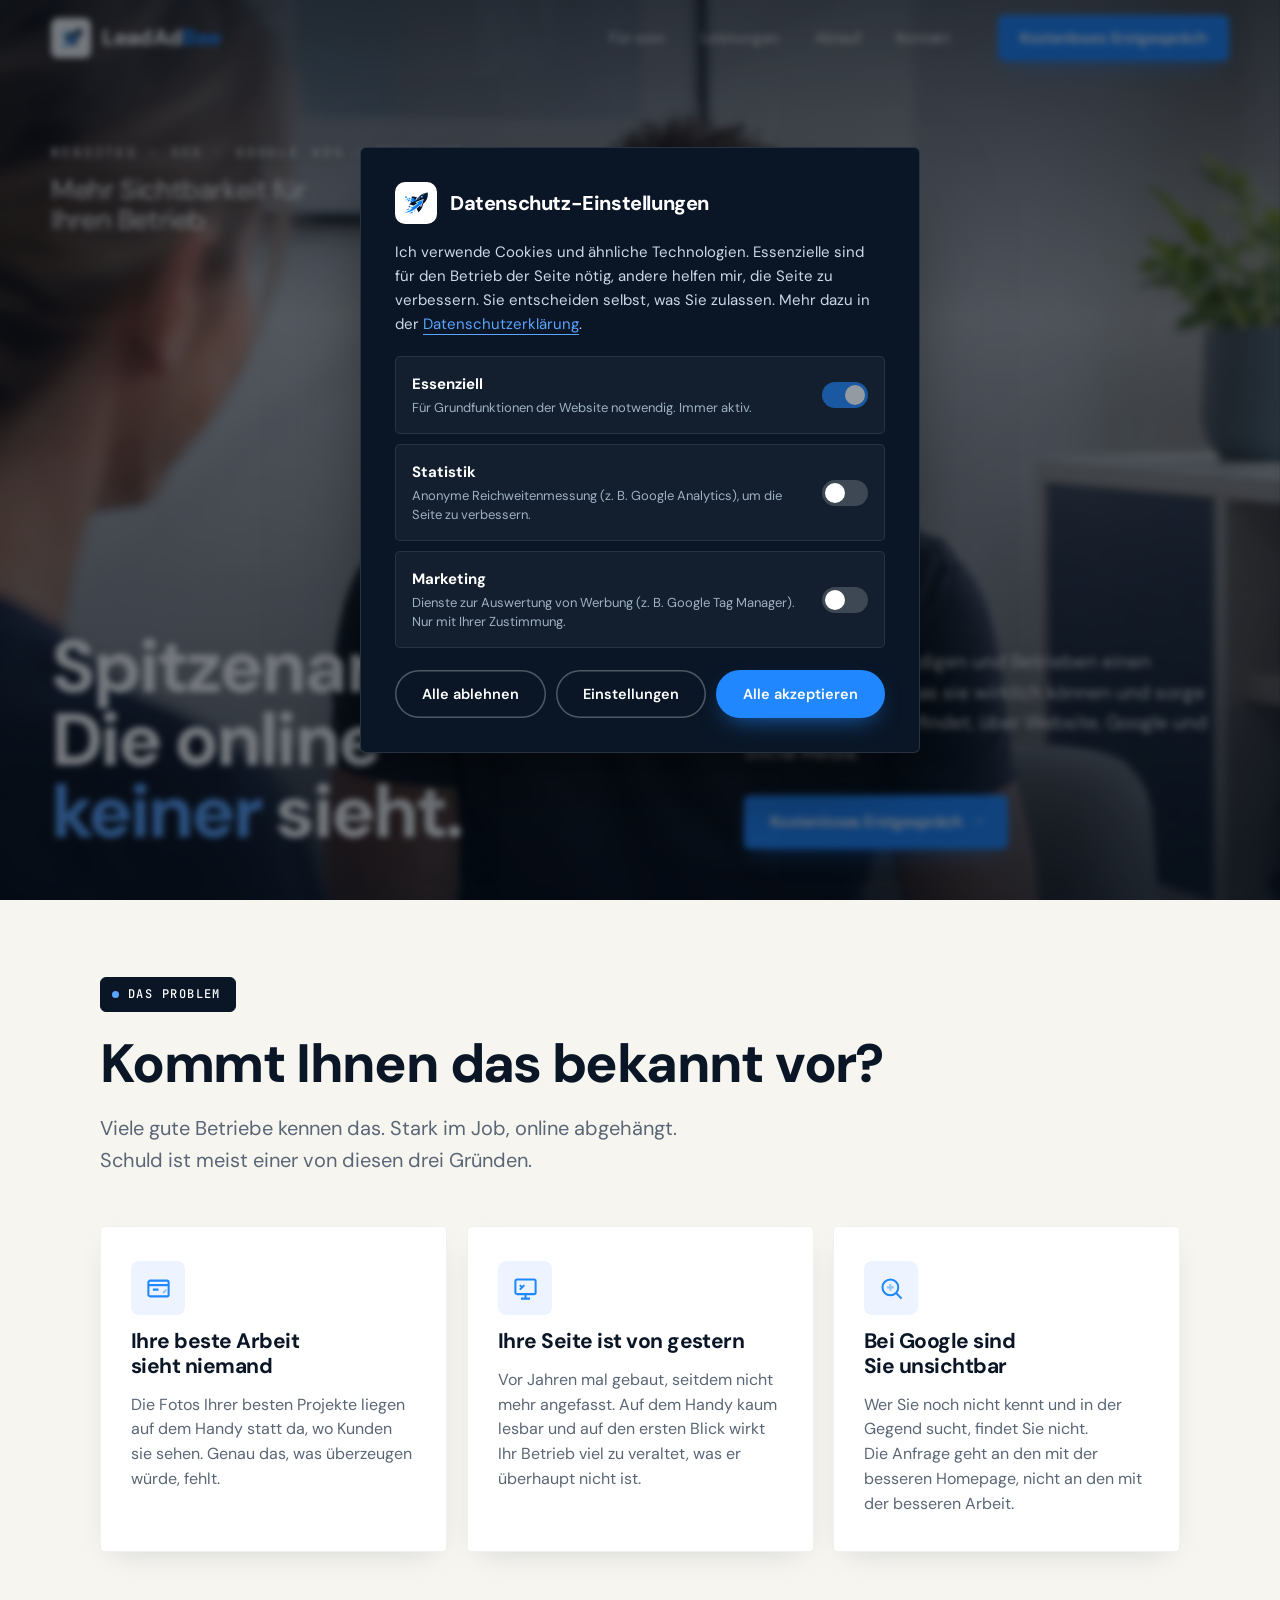
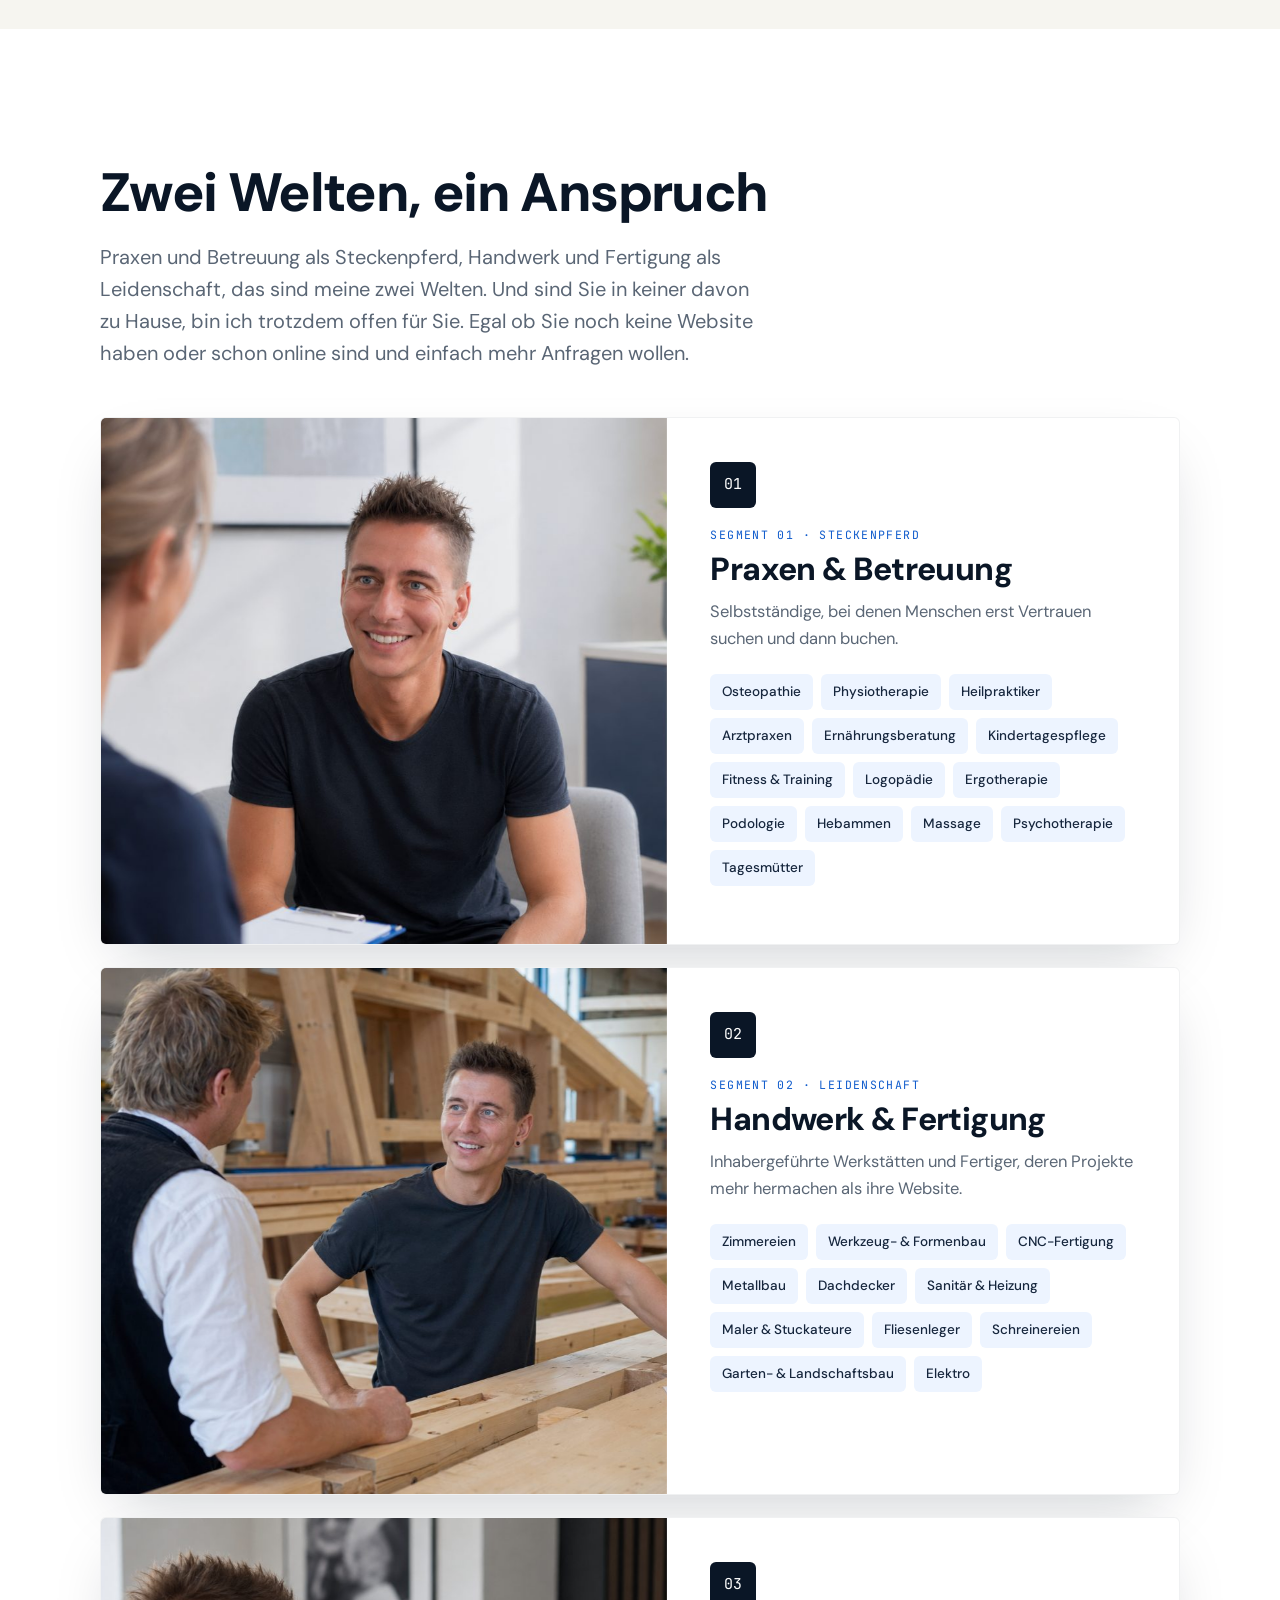
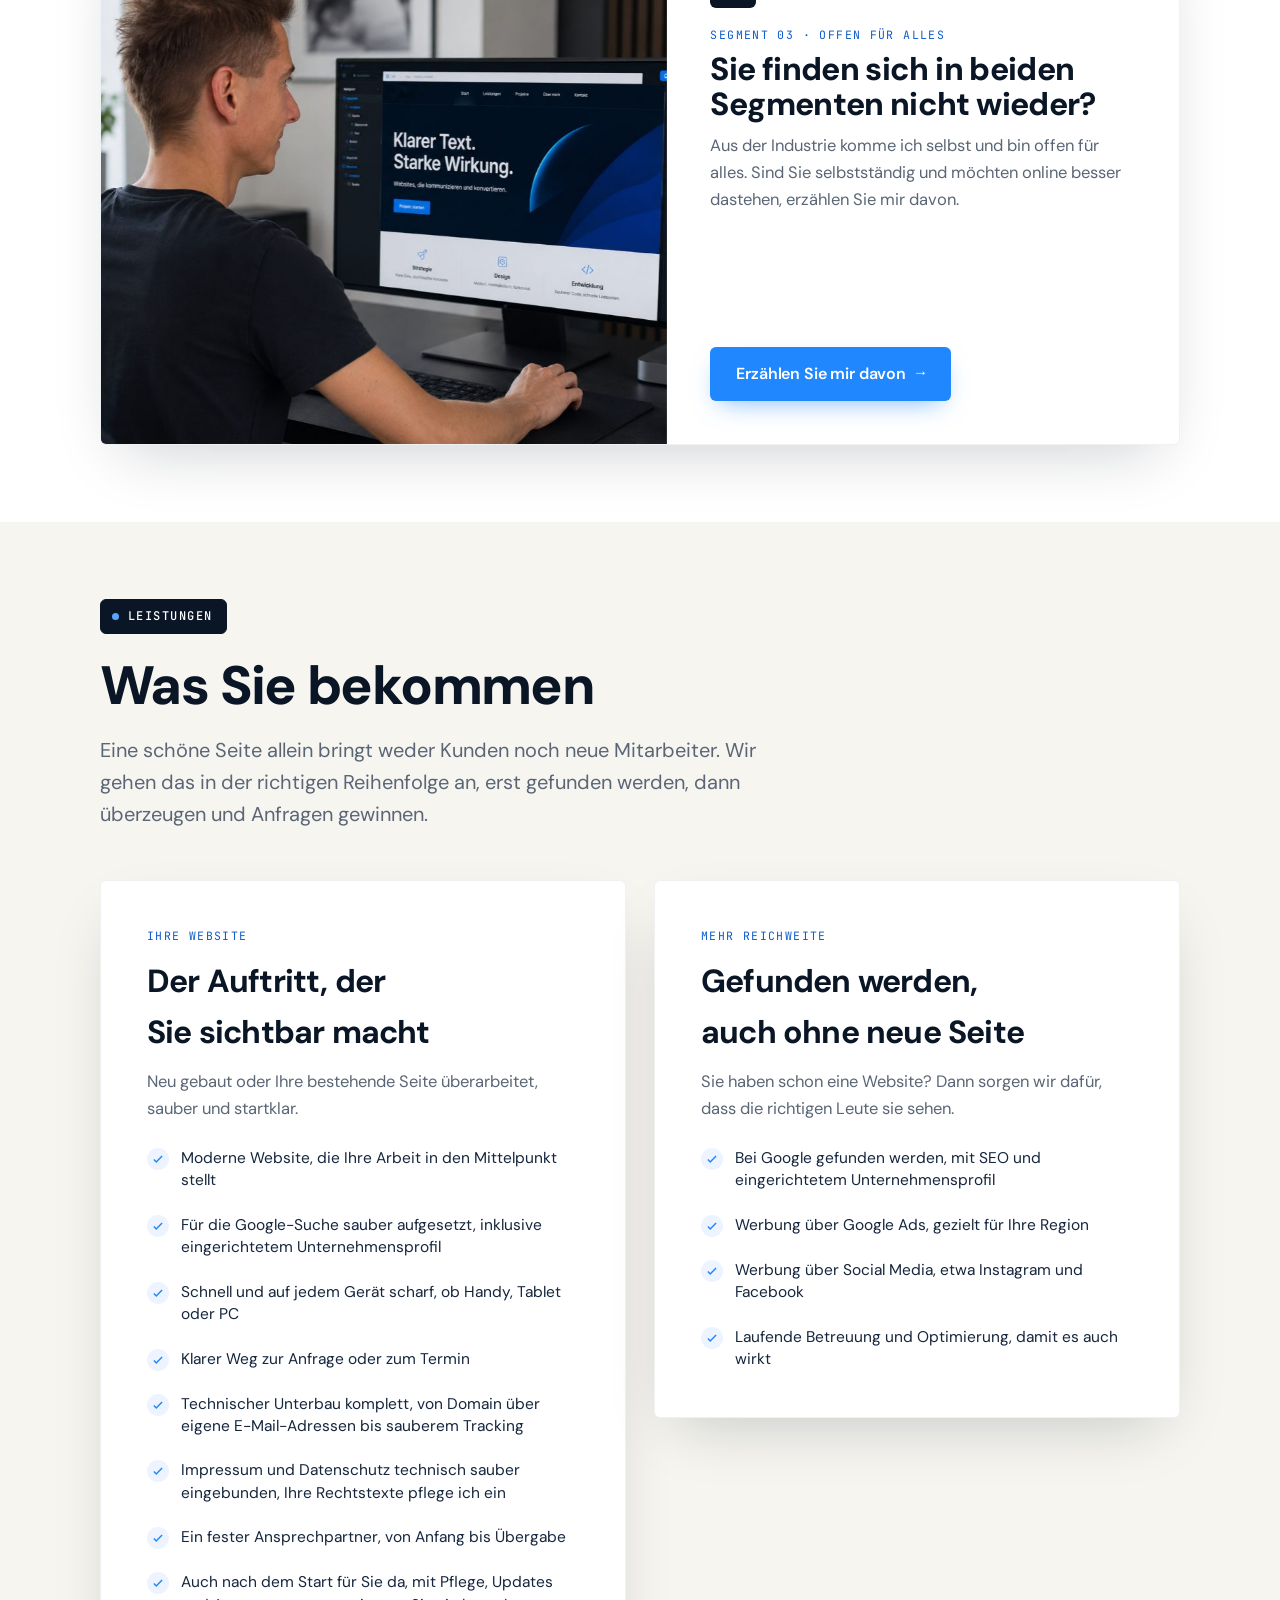
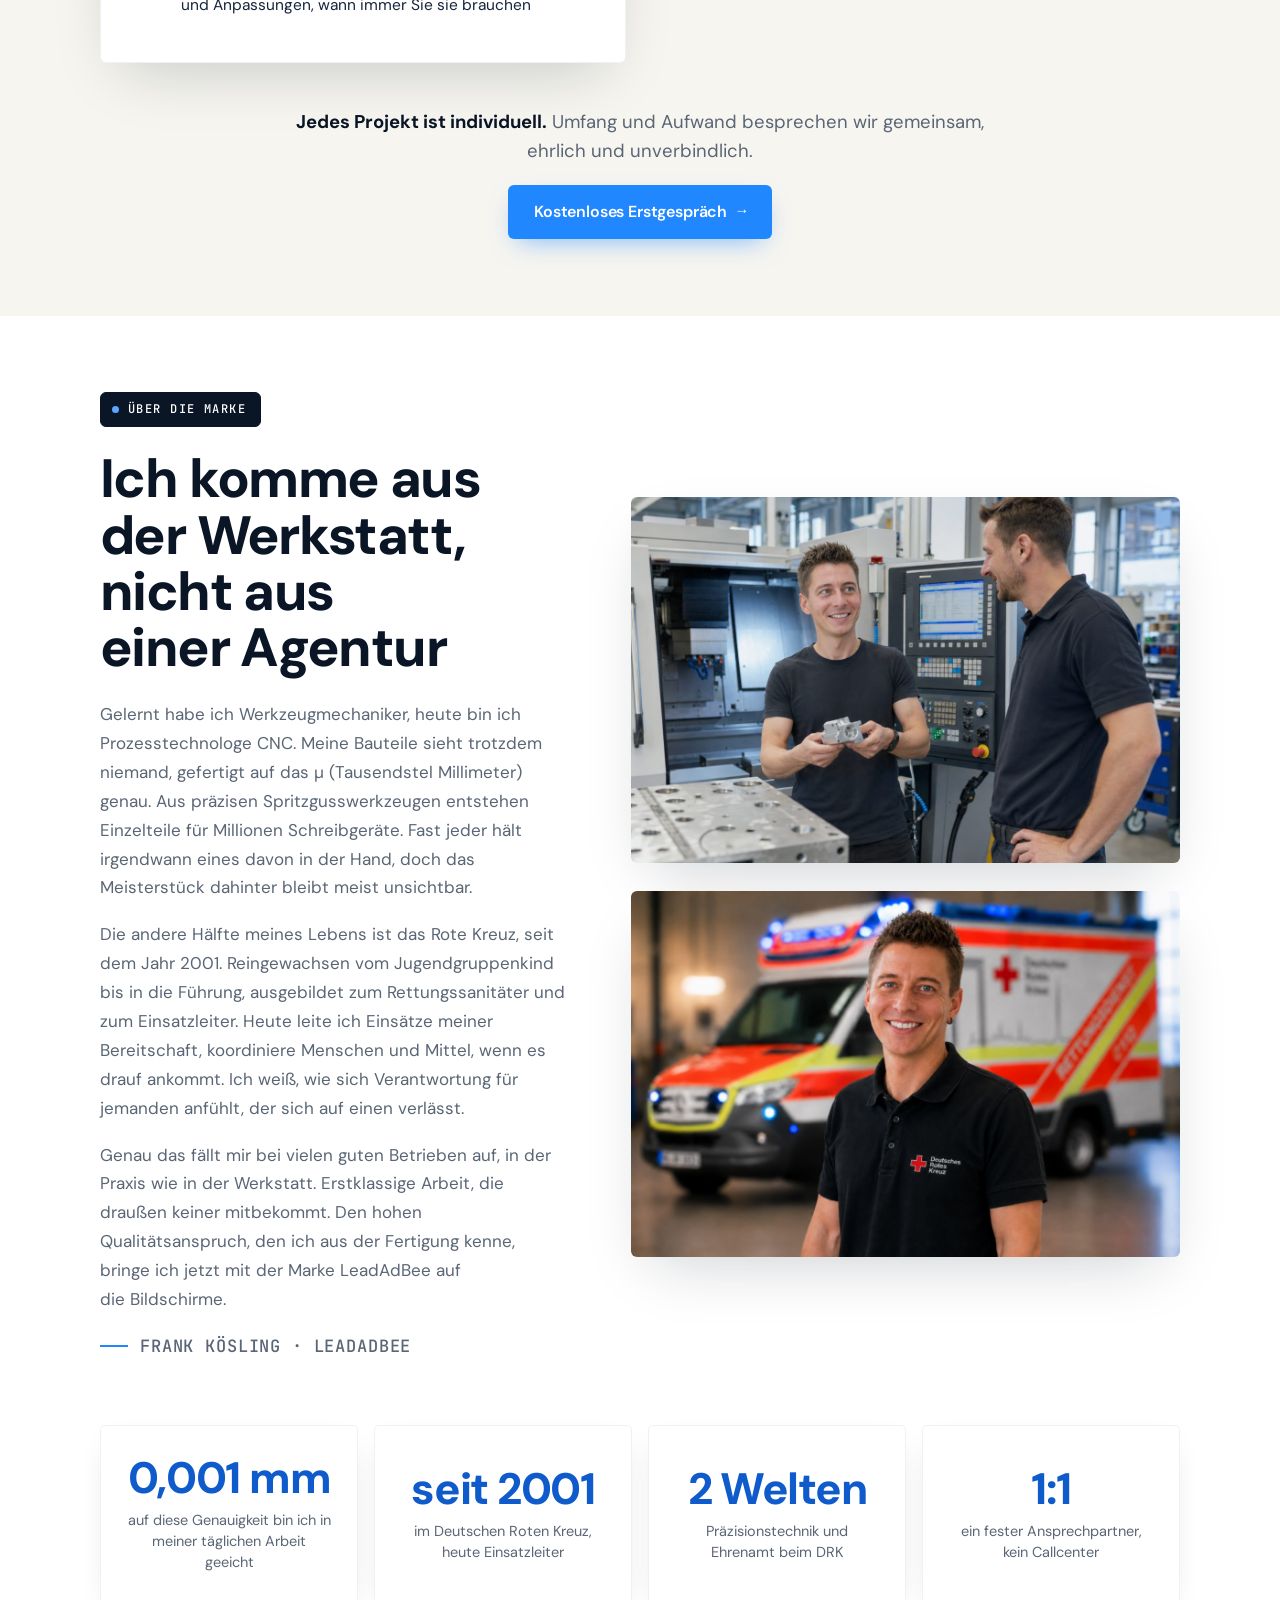
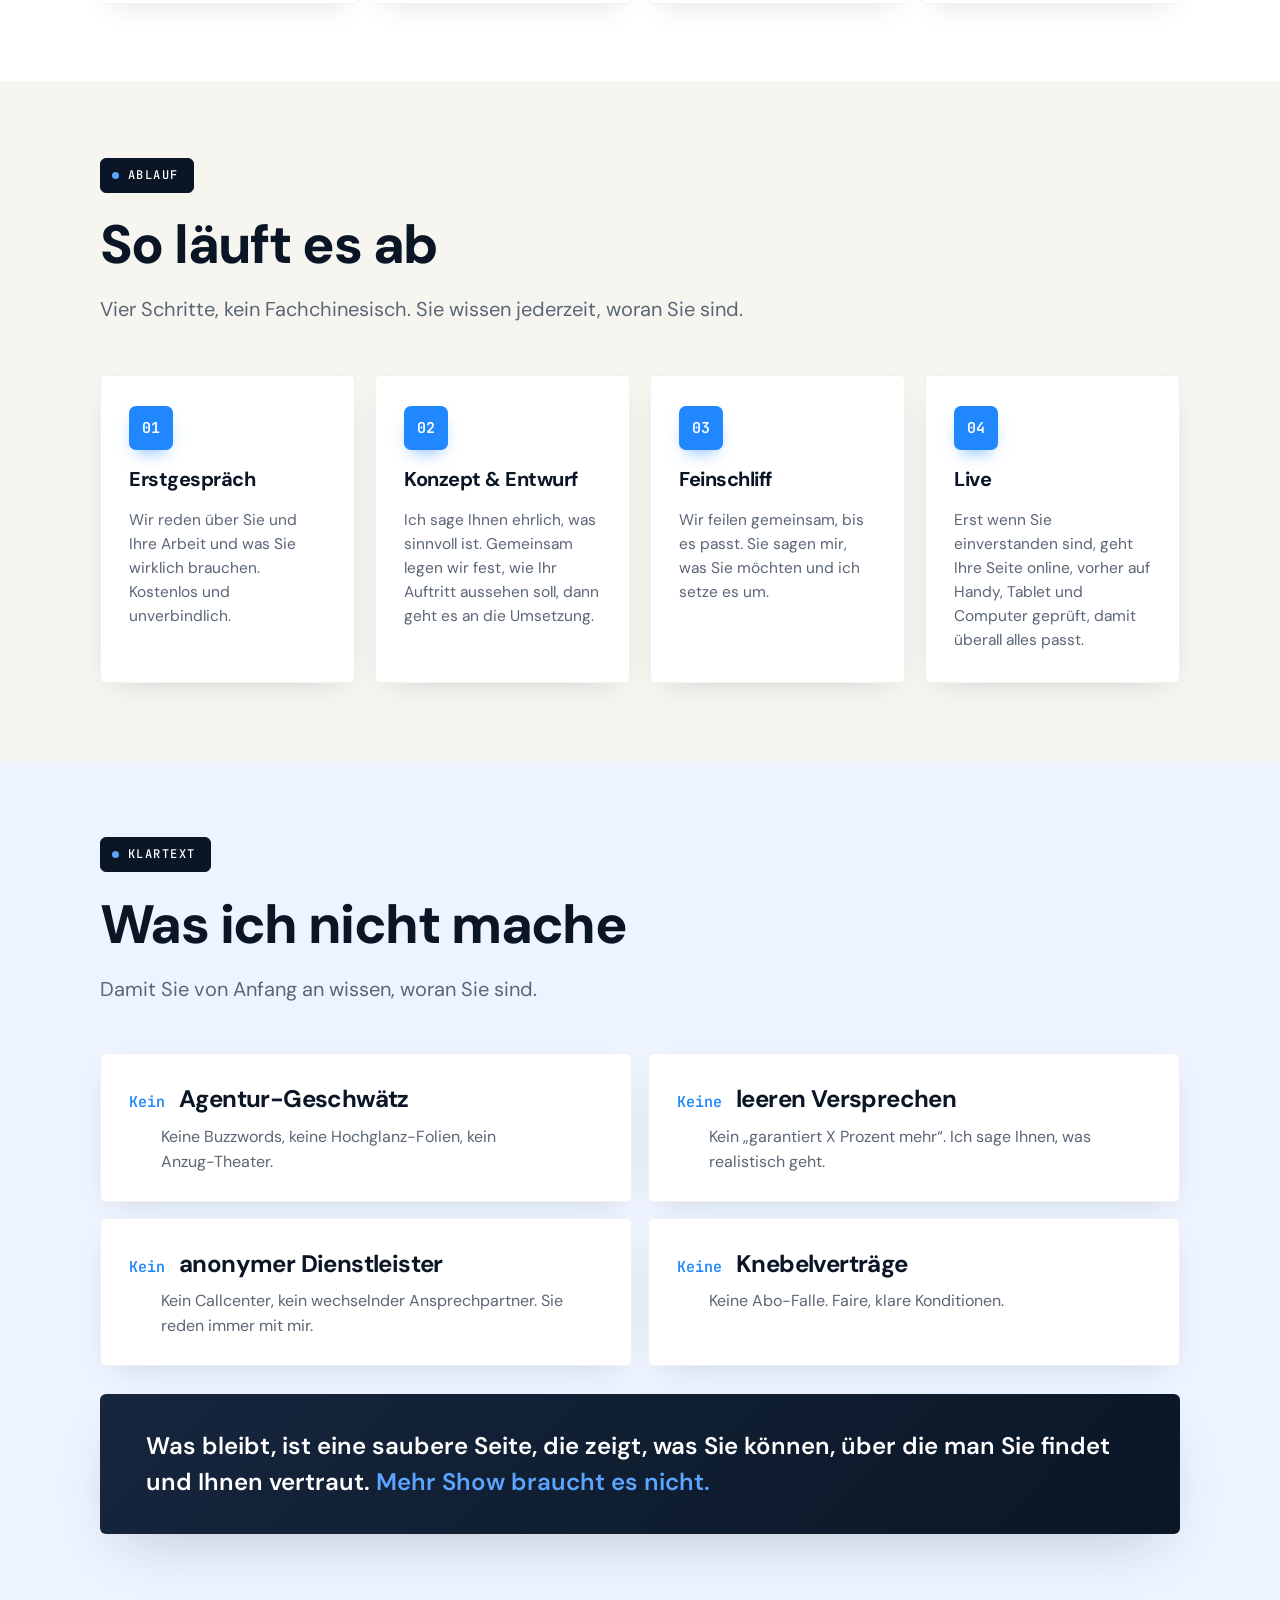
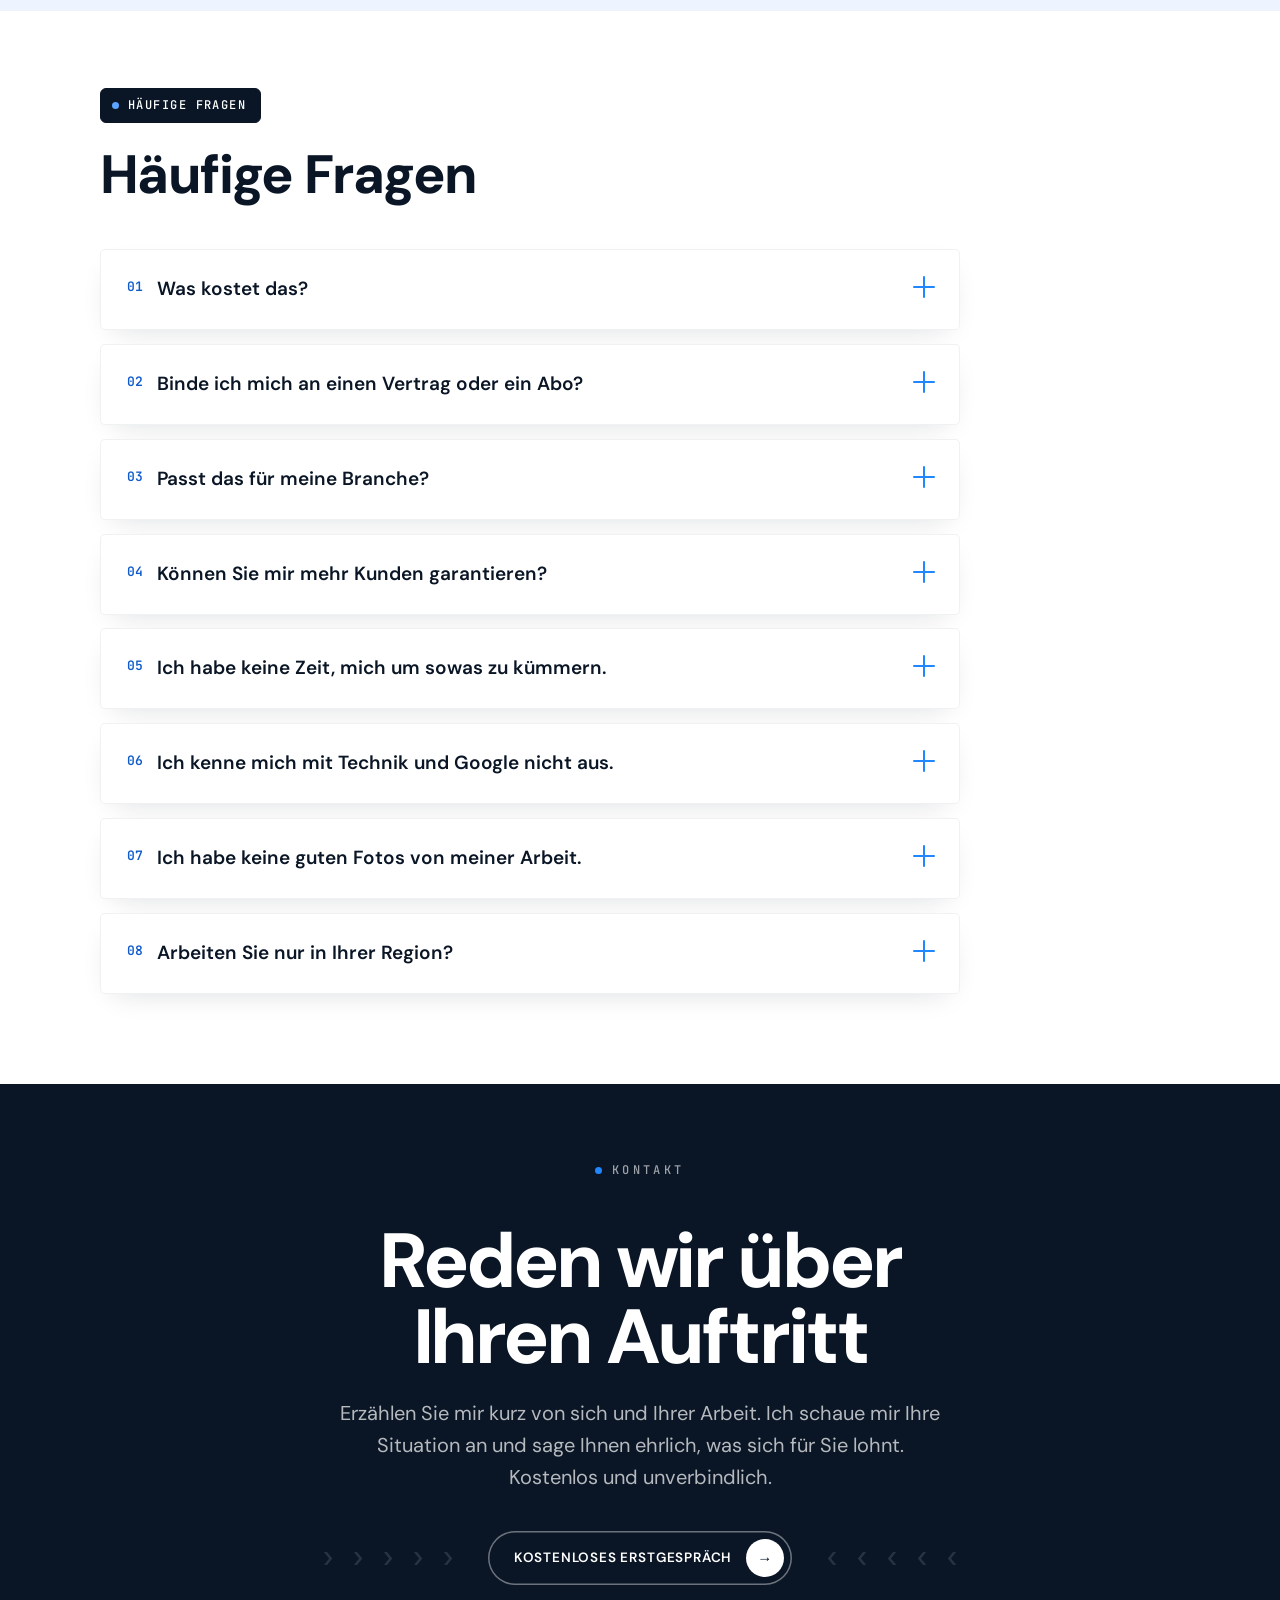
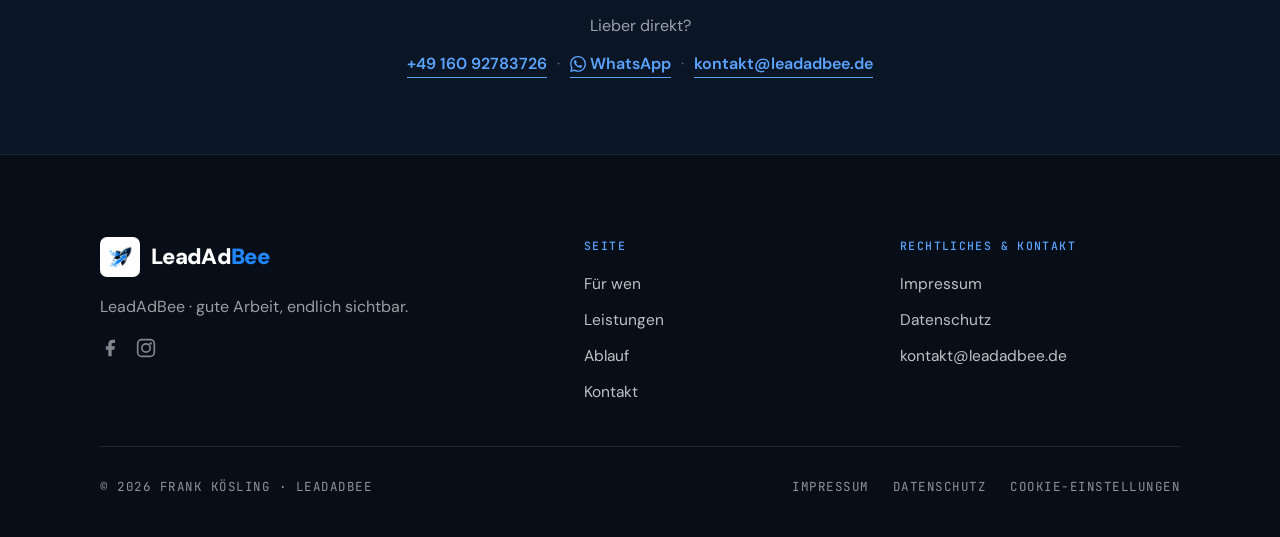
<file: index.html>
<!doctype html>
<html lang="de">
<head>
<meta charset="utf-8" />
<meta name="viewport" content="width=device-width, initial-scale=1" />
<title>LeadAdBee · Websites für Handwerk, Praxen &amp; Betreuung</title>
<meta name="description" content="Ich mache erstklassige Arbeit online sichtbar: gefunden werden, Vertrauen schaffen, Anfragen gewinnen. Für Selbstständige und Betriebe, ehrlich beraten, ein fester Ansprechpartner." />
<meta property="og:title" content="LeadAdBee · Spitzenarbeit. Die online keiner sieht." />
<meta property="og:description" content="Moderne Websites für Betriebe, die in ihrem Fach top sind und online untergehen." />
<meta property="og:image" content="https://www.leadadbee.de/images/hero-frank.jpg" />
<meta property="og:type" content="website" />
<meta property="og:locale" content="de_DE" />
<link rel="icon" href="favicon.png" />
<link rel="apple-touch-icon" href="favicon.png" />
<link rel="manifest" href="manifest.json" />
<link rel="stylesheet" href="styles.css" />
</head>
<body>

<template id="__bundler_thumbnail">
  <svg xmlns="http://www.w3.org/2000/svg" viewBox="0 0 100 100" width="100%" height="100%">
    <rect width="100" height="100" fill="#0A1626"/>
    <g transform="translate(50 50)">
      <path d="M0 -19 C 9 -19 15 -9 15 2 L 8 9 L -8 9 L -15 2 C -15 -9 -9 -19 0 -19 Z" fill="#fff"/>
      <circle cx="0" cy="-5" r="5" fill="#2087FF"/>
      <path d="M-8 9 L -13 19 L -4 14 Z M8 9 L 13 19 L 4 14 Z" fill="#2087FF"/>
    </g>
  </svg>
</template>

<!-- ============ HEADER ============ -->
<header class="site-header over-hero" id="header">
  <div class="wrap header-inner">
    <a class="brand-logo" href="/" aria-label="LeadAdBee Startseite">
      <span class="brand-tile"><img class="r-white" src="brand/rocket-transparent.png" alt="" /><img class="r-navy" src="brand/rocket-color.png" alt="" /></span>
      <span class="brand-word">LeadAd<span class="bee">Bee</span></span>
    </a>
    <nav class="nav" id="nav">
      <ul class="nav-links">
        <li><a href="#fuer-wen">Für wen</a></li>
        <li><a href="#leistungen">Leistungen</a></li>
        <li><a href="#ablauf">Ablauf</a></li>
        <li><a href="#kontakt">Kontakt</a></li>
      </ul>
      <a href="#kontakt" class="btn header-cta">Kostenloses Erstgespräch</a>
    </nav>
    <button class="nav-toggle" id="navToggle" aria-label="Menü öffnen" aria-expanded="false" aria-controls="nav">
      <span></span><span></span><span></span>
    </button>
  </div>
</header>

<main id="top">

  <!-- ============ 1 · HERO (cinematisch) ============ -->
  <section class="hero-cine" data-screen-label="Hero">
    <div class="hero-cine-bg" aria-hidden="true">
      <img src="images/hero-beratung.jpg" alt="Frank Kösling im Beratungsgespräch in einer hellen Praxis" fetchpriority="high" />
    </div>
    <div class="wrap hero-cine-inner">
      <div class="hero-cine-top">
        <p class="hero-spectrum">Websites · SEO · Google Ads · Meta Ads</p>
        <p class="hero-studio">Mehr Sichtbarkeit für Ihren Betrieb</p>
      </div>
      <div class="hero-cine-bottom">
        <h1 class="hero-cine-title">Spitzenarbeit. Die online <em>keiner</em> sieht.</h1>
        <div class="hero-cine-right">
          <p>Ich baue Selbstständigen und Betrieben einen Auftritt, der zeigt, was sie wirklich können und sorge dafür, dass man sie findet, über Website, Google und Social Media.</p>
          <div class="hero-cine-actions">
            <a href="#kontakt" class="btn">Kostenloses Erstgespräch <span class="arr">→</span></a>
          </div>
        </div>
      </div>
    </div>
  </section>

  <!-- ============ 2 · PROBLEM ============ -->
  <section class="section bg-warm" data-screen-label="Problem-Hook">
    <div class="wrap">
      <span class="eyebrow">Das Problem</span>
      <h2 class="h-sec">Kommt Ihnen das bekannt vor?</h2>
      <p class="lede">Viele gute Betriebe kennen das. Stark im Job, online abgehängt.<br/>Schuld ist meist einer von diesen drei Gründen.</p>

      <div class="cards-3">
        <article class="pcard">
          <div class="pc-ico" aria-hidden="true">
            <svg viewBox="0 0 24 24" fill="none" stroke="currentColor" stroke-width="1.8"><path d="M3 6.5C3 5.7 3.7 5 4.5 5h15c.8 0 1.5.7 1.5 1.5v11c0 .8-.7 1.5-1.5 1.5h-15C3.7 19 3 18.3 3 17.5z"/><path d="M3 9h18M7 13h5"/><path d="M16 16l3-3" opacity="0.45"/></svg>
          </div>
          <h3>Ihre beste Arbeit sieht niemand</h3>
          <p>Die Fotos Ihrer besten Projekte liegen auf dem Handy statt da, wo Kunden sie sehen. Genau das, was überzeugen würde, fehlt.</p>
        </article>
        <article class="pcard">
          <div class="pc-ico" aria-hidden="true">
            <svg viewBox="0 0 24 24" fill="none" stroke="currentColor" stroke-width="1.8"><rect x="3" y="4" width="18" height="13" rx="1.5"/><path d="M8 21h8M12 17v4"/><path d="M7 9l2.2 2.2M7 13l4-4"/></svg>
          </div>
          <h3>Ihre Seite ist von gestern</h3>
          <p>Vor Jahren mal gebaut, seitdem nicht mehr angefasst. Auf dem Handy kaum lesbar und auf den ersten Blick wirkt Ihr Betrieb viel zu veraltet, was er überhaupt nicht ist.</p>
        </article>
        <article class="pcard">
          <div class="pc-ico" aria-hidden="true">
            <svg viewBox="0 0 24 24" fill="none" stroke="currentColor" stroke-width="1.8"><circle cx="11" cy="11" r="7"/><path d="M16 16l5 5"/><path d="M8 11h6M11 8v6" opacity="0.45"/></svg>
          </div>
          <h3>Bei Google sind Sie unsichtbar</h3>
          <p>Wer Sie noch nicht kennt und in der Gegend sucht, findet Sie nicht.<br/>Die Anfrage geht an den mit der besseren Homepage, nicht an den mit der besseren Arbeit.</p>
        </article>
      </div>
    </div>
  </section>

  <!-- ============ 3 · FÜR WEN ============ -->
  <section class="section bg-white" id="fuer-wen" data-screen-label="Für wen">
    <div class="wrap">
      <span class="eyebrow">Für wen ich arbeite</span>
      <h2 class="h-sec">Zwei Welten, ein Anspruch</h2>
      <p class="lede">Praxen und Betreuung als Steckenpferd, Handwerk und Fertigung als Leidenschaft, das sind meine zwei Welten. Und sind Sie in keiner davon zu Hause, bin ich trotzdem offen für Sie. Egal ob Sie noch keine Website haben oder schon online sind und einfach mehr Anfragen wollen.</p>

      <div class="seg-stack">
        <article class="scard">
          <div class="scard-inner">
            <div class="ph"><img src="images/segment-praxis.jpg" alt="Behandler im Beratungsgespräch mit einem lächelnden Patienten in einer hellen Physiotherapie-Praxis" loading="lazy" /></div>
            <div class="txt">
              <div class="scard-num">01</div>
              <p class="seg-label">Segment 01 · Steckenpferd</p>
              <h3>Praxen &amp; Betreuung</h3>
              <p class="scard-desc">Selbstständige, bei denen Menschen erst Vertrauen suchen und dann buchen.</p>
              <div class="jobs"><span>Osteopathie</span><span>Physiotherapie</span><span>Heilpraktiker</span><span>Arztpraxen</span><span>Ernährungsberatung</span><span>Kindertagespflege</span><span>Fitness &amp; Training</span><span>Logopädie</span><span>Ergotherapie</span><span>Podologie</span><span>Hebammen</span><span>Massage</span><span>Psychotherapie</span><span>Tagesmütter</span></div>
            </div>
          </div>
        </article>
        <article class="scard">
          <div class="scard-inner">
            <div class="ph"><img src="images/segment-handwerk.jpg" alt="Zwei Handwerker besprechen einen Bauplan am Tablet auf einer hellen Holzbaustelle" loading="lazy" /></div>
            <div class="txt">
              <div class="scard-num">02</div>
              <p class="seg-label">Segment 02 · Leidenschaft</p>
              <h3>Handwerk &amp; Fertigung</h3>
              <p class="scard-desc">Inhabergeführte Werkstätten und Fertiger, deren Projekte mehr hermachen als ihre Website.</p>
              <div class="jobs"><span>Zimmereien</span><span>Werkzeug- &amp; Formenbau</span><span>CNC-Fertigung</span><span>Metallbau</span><span>Dachdecker</span><span>Sanitär &amp; Heizung</span><span>Maler &amp; Stuckateure</span><span>Fliesenleger</span><span>Schreinereien</span><span>Garten- &amp; Landschaftsbau</span><span>Elektro</span></div>
            </div>
          </div>
        </article>
        <article class="scard">
          <div class="scard-inner">
            <div class="ph"><img src="images/segment-offen.jpg" alt="Person am Schreibtisch betrachtet eine neue Website auf Monitor und Smartphone" loading="lazy" /></div>
            <div class="txt">
              <div class="scard-num">03</div>
              <p class="seg-label">Segment 03 · Offen für alles</p>
              <h3>Sie finden sich in beiden Segmenten nicht wieder?</h3>
              <p class="scard-desc">Aus der Industrie komme ich selbst und bin offen für alles. Sind Sie selbstständig und möchten online besser dastehen, erzählen Sie mir davon.</p>
              <a href="#kontakt" class="btn scard-cta">Erzählen Sie mir davon <span class="arr">→</span></a>
            </div>
          </div>
        </article>
      </div>
    </div>
  </section>

  <!-- ============ 5 · LEISTUNGEN ============ -->
  <section class="section bg-warm" id="leistungen" data-screen-label="Leistungen">
    <div class="wrap">
      <span class="eyebrow">Leistungen</span>
      <h2 class="h-sec">Was Sie bekommen</h2>
      <p class="lede">Eine schöne Seite allein bringt weder Kunden noch neue Mitarbeiter. Wir gehen das in der richtigen Reihenfolge an, erst gefunden werden, dann überzeugen und Anfragen gewinnen.</p>

      <div class="leist-grid">
        <div class="maincard">
          <p class="mc-label">Ihre Website</p>
          <h3>Der Auftritt, der Sie sichtbar macht</h3>
          <p class="mc-sub">Neu gebaut oder Ihre bestehende Seite überarbeitet, sauber und startklar.</p>
          <ul class="feature-list">
            <li><span class="ck" aria-hidden="true"><svg viewBox="0 0 24 24" fill="none" stroke="currentColor" stroke-width="2.6"><path d="M5 13l4 4L19 7"/></svg></span>Moderne Website, die Ihre Arbeit in den Mittelpunkt stellt</li>
            <li><span class="ck" aria-hidden="true"><svg viewBox="0 0 24 24" fill="none" stroke="currentColor" stroke-width="2.6"><path d="M5 13l4 4L19 7"/></svg></span>Für die Google-Suche sauber aufgesetzt, inklusive eingerichtetem Unternehmensprofil</li>
            <li><span class="ck" aria-hidden="true"><svg viewBox="0 0 24 24" fill="none" stroke="currentColor" stroke-width="2.6"><path d="M5 13l4 4L19 7"/></svg></span>Schnell und auf jedem Gerät scharf, ob Handy, Tablet oder PC</li>
            <li><span class="ck" aria-hidden="true"><svg viewBox="0 0 24 24" fill="none" stroke="currentColor" stroke-width="2.6"><path d="M5 13l4 4L19 7"/></svg></span>Klarer Weg zur Anfrage oder zum Termin</li>
            <li><span class="ck" aria-hidden="true"><svg viewBox="0 0 24 24" fill="none" stroke="currentColor" stroke-width="2.6"><path d="M5 13l4 4L19 7"/></svg></span>Technischer Unterbau komplett, von Domain über eigene E-Mail-Adressen bis sauberem Tracking</li>
            <li><span class="ck" aria-hidden="true"><svg viewBox="0 0 24 24" fill="none" stroke="currentColor" stroke-width="2.6"><path d="M5 13l4 4L19 7"/></svg></span>Impressum und Datenschutz technisch sauber eingebunden, Ihre Rechtstexte pflege ich ein</li>
            <li><span class="ck" aria-hidden="true"><svg viewBox="0 0 24 24" fill="none" stroke="currentColor" stroke-width="2.6"><path d="M5 13l4 4L19 7"/></svg></span>Ein fester Ansprechpartner, von Anfang bis Übergabe</li>
            <li><span class="ck" aria-hidden="true"><svg viewBox="0 0 24 24" fill="none" stroke="currentColor" stroke-width="2.6"><path d="M5 13l4 4L19 7"/></svg></span>Auch nach dem Start für Sie da, mit Pflege, Updates und Anpassungen, wann immer Sie sie brauchen</li>
          </ul>
        </div>

        <div class="maincard">
          <p class="mc-label">Mehr Reichweite</p>
          <h3>Gefunden werden, auch ohne neue Seite</h3>
          <p class="mc-sub">Sie haben schon eine Website? Dann sorgen wir dafür, dass die richtigen Leute sie sehen.</p>
          <ul class="feature-list">
            <li><span class="ck" aria-hidden="true"><svg viewBox="0 0 24 24" fill="none" stroke="currentColor" stroke-width="2.6"><path d="M5 13l4 4L19 7"/></svg></span>Bei Google gefunden werden, mit SEO und eingerichtetem Unternehmensprofil</li>
            <li><span class="ck" aria-hidden="true"><svg viewBox="0 0 24 24" fill="none" stroke="currentColor" stroke-width="2.6"><path d="M5 13l4 4L19 7"/></svg></span>Werbung über Google Ads, gezielt für Ihre Region</li>
            <li><span class="ck" aria-hidden="true"><svg viewBox="0 0 24 24" fill="none" stroke="currentColor" stroke-width="2.6"><path d="M5 13l4 4L19 7"/></svg></span>Werbung über Social Media, etwa Instagram und Facebook</li>
            <li><span class="ck" aria-hidden="true"><svg viewBox="0 0 24 24" fill="none" stroke="currentColor" stroke-width="2.6"><path d="M5 13l4 4L19 7"/></svg></span>Laufende Betreuung und Optimierung, damit es auch wirkt</li>
          </ul>
        </div>
      </div>

      <div class="leist-cta">
        <p class="leist-cta-note"><strong>Jedes Projekt ist individuell.</strong> Umfang und Aufwand besprechen wir gemeinsam, ehrlich und unverbindlich.</p>
        <a href="#kontakt" class="btn">Kostenloses Erstgespräch <span class="arr">→</span></a>
      </div>
    </div>
  </section>

  <!-- ============ 4 · STORY + KPI ============ -->
  <section class="section bg-white" data-screen-label="Über die Marke">
    <div class="wrap">
      <div class="story-grid reverse">
        <div class="story-photo">
          <div class="frame"><img src="images/story-werkstatt.jpg" alt="Frank Kösling an der CNC-Maschine im Werkzeug- und Formenbau, im Gespräch mit einem Kollegen, im Vordergrund eine Werkzeugform" loading="lazy" /></div>
          <div class="frame"><img src="images/story-drk.jpg" alt="Frank Kösling in DRK-Polo vor einem Rettungswagen mit Blaulicht" loading="lazy" /></div>
        </div>
        <div class="story-copy">
          <span class="eyebrow">Über die Marke</span>
          <h2 class="h-sec">Ich komme aus der Werkstatt, nicht aus einer Agentur</h2>
          <p style="margin-top:24px;">Gelernt habe ich Werkzeugmechaniker, heute bin ich Prozesstechnologe CNC. Meine Bauteile sieht trotzdem niemand, gefertigt auf das µ (Tausendstel Millimeter) genau. Aus präzisen Spritzgusswerkzeugen entstehen Einzelteile für Millionen Schreibgeräte. Fast jeder hält irgendwann eines davon in der Hand, doch das Meisterstück dahinter bleibt meist unsichtbar.</p>
          <p>Die andere Hälfte meines Lebens ist das Rote Kreuz, seit dem Jahr 2001. Reingewachsen vom Jugendgruppenkind bis in die Führung, ausgebildet zum Rettungssanitäter und zum Einsatzleiter. Heute leite ich Einsätze meiner Bereitschaft, koordiniere Menschen und Mittel, wenn es drauf ankommt. Ich weiß, wie sich Verantwortung für jemanden anfühlt, der sich auf einen verlässt.</p>
          <p>Genau das fällt mir bei vielen guten Betrieben auf, in der Praxis wie in der Werkstatt. Erstklassige Arbeit, die draußen keiner mitbekommt. Den hohen Qualitätsanspruch, den ich aus der Fertigung kenne, bringe ich jetzt mit der Marke LeadAdBee auf die Bildschirme.</p>
          <p class="story-sign">Frank Kösling · LeadAdBee</p>
        </div>
      </div>

      <div class="kpi-band">
        <div class="kpi"><span class="num">0,001 mm</span><span class="lbl">auf diese Genauigkeit bin ich in meiner täglichen Arbeit geeicht</span></div>
        <div class="kpi"><span class="num">seit 2001</span><span class="lbl">im Deutschen Roten Kreuz, heute Einsatzleiter</span></div>
        <div class="kpi"><span class="num">2 Welten</span><span class="lbl">Präzisionstechnik und Ehrenamt beim DRK</span></div>
        <div class="kpi"><span class="num">1:1</span><span class="lbl">ein fester Ansprechpartner, kein Callcenter</span></div>
      </div>
    </div>
  </section>

  <!-- ============ 6 · ABLAUF ============ -->
  <section class="section bg-warm" id="ablauf" data-screen-label="Ablauf">
    <div class="wrap">
      <span class="eyebrow">Ablauf</span>
      <h2 class="h-sec">So läuft es ab</h2>
      <p class="lede">Vier Schritte, kein Fachchinesisch. Sie wissen jederzeit, woran Sie sind.</p>

      <div class="steps">
        <article class="step">
          <div class="st-num">01</div>
          <h3>Erstgespräch</h3>
          <p>Wir reden über Sie und Ihre Arbeit und was Sie wirklich brauchen. Kostenlos und unverbindlich.</p>
        </article>
        <article class="step">
          <div class="st-num">02</div>
          <h3>Konzept &amp; Entwurf</h3>
          <p>Ich sage Ihnen ehrlich, was sinnvoll ist. Gemeinsam legen wir fest, wie Ihr Auftritt aussehen soll, dann geht es an die Umsetzung.</p>
        </article>
        <article class="step">
          <div class="st-num">03</div>
          <h3>Feinschliff</h3>
          <p>Wir feilen gemeinsam, bis es passt. Sie sagen mir, was Sie möchten und ich setze es um.</p>
        </article>
        <article class="step">
          <div class="st-num">04</div>
          <h3>Live</h3>
          <p>Erst wenn Sie einverstanden sind, geht Ihre Seite online, vorher auf Handy, Tablet und Computer geprüft, damit überall alles passt.</p>
        </article>
      </div>
    </div>
  </section>

  <!-- ============ 7 · VERTRAUEN ============ -->
  <!-- Sektion "Vertrauen" am 13.06.2026 auf Wunsch entfernt.
       Vollständig aufbewahrt in site-mix/_entfernt-vertrauen.html
       (zum Wiedereinsetzen einfach von dort zurückkopieren). -->

  <!-- ============ 8 · ANTI-POSITIONING ============ -->
  <section class="section bg-blue" data-screen-label="Was ich nicht mache">
    <div class="wrap">
      <span class="eyebrow">Klartext</span>
      <h2 class="h-sec">Was ich nicht mache</h2>
      <p class="lede">Damit Sie von Anfang an wissen, woran Sie sind.</p>

      <div class="anti-list">
        <div class="anti-item">
          <div class="ai-head"><span class="ai-x">Kein</span><h3>Agentur-Geschwätz</h3></div>
          <p>Keine Buzzwords, keine Hochglanz-Folien, kein Anzug-Theater.</p>
        </div>
        <div class="anti-item">
          <div class="ai-head"><span class="ai-x">Keine</span><h3>leeren Versprechen</h3></div>
          <p>Kein „garantiert X Prozent mehr“. Ich sage Ihnen, was realistisch geht.</p>
        </div>
        <div class="anti-item">
          <div class="ai-head"><span class="ai-x">Kein</span><h3>anonymer Dienstleister</h3></div>
          <p>Kein Callcenter, kein wechselnder Ansprechpartner. Sie reden immer mit mir.</p>
        </div>
        <div class="anti-item">
          <div class="ai-head"><span class="ai-x">Keine</span><h3>Knebelverträge</h3></div>
          <p>Keine Abo-Falle. Faire, klare Konditionen.</p>
        </div>
      </div>

      <p class="anti-close">Was bleibt, ist eine saubere Seite, die zeigt, was Sie können, über die man Sie findet und Ihnen vertraut. <em>Mehr Show braucht es nicht.</em></p>
    </div>
  </section>

  <!-- ============ 9 · FAQ ============ -->
  <section class="section bg-white" data-screen-label="FAQ">
    <div class="wrap">
      <span class="eyebrow">Häufige Fragen</span>
      <h2 class="h-sec">Häufige Fragen</h2>

      <div class="faq-list">
        <details class="faq">
          <summary><span class="fq-q-num">01</span>Was kostet das?<span class="fq-plus" aria-hidden="true"></span></summary>
          <p class="fq-a">Das hängt ganz von Ihrem Vorhaben ab, deshalb gibt es bei mir keinen Schubladenpreis. Umfang und Aufwand sind bei jedem anders. Im kostenlosen Erstgespräch schauen wir uns Ihren Fall an, danach bekommen Sie ein klares, individuelles Angebot, ehrlich und unverbindlich.</p>
        </details>
        <details class="faq">
          <summary><span class="fq-q-num">02</span>Binde ich mich an einen Vertrag oder ein Abo?<span class="fq-plus" aria-hidden="true"></span></summary>
          <p class="fq-a">Nein. Sie kaufen ein klares Ergebnis, keine Abo-Falle. Eine laufende Betreuung gibt es nur, wenn Sie sie wollen, und immer zu klaren Konditionen.</p>
        </details>
        <details class="faq">
          <summary><span class="fq-q-num">03</span>Passt das für meine Branche?<span class="fq-plus" aria-hidden="true"></span></summary>
          <p class="fq-a">Ich arbeite vor allem für Selbstständige aus Gesundheit und Betreuung, fürs Handwerk und für Betriebe aus Metall und Fertigung. Sie finden sich hier nicht wieder? Kein Problem, ich bin für vieles offen. Erzählen Sie mir von Ihrem Vorhaben und ich sage Ihnen ehrlich, ob ich der Richtige für Sie bin.</p>
        </details>
        <details class="faq">
          <summary><span class="fq-q-num">04</span>Können Sie mir mehr Kunden garantieren?<span class="fq-plus" aria-hidden="true"></span></summary>
          <p class="fq-a">Nein. Wer das verspricht, flunkert. Ich baue die Grundlage. Man findet Sie und vertraut Ihnen vom ersten Eindruck an, daraus entstehen Anfragen Schritt für Schritt. Das hilft nicht nur bei Kunden, sondern auch bei guten Mitarbeitern. Wer sich bei Ihnen bewerben will, schaut sich vorher Ihre Seite an. Mehr verspreche ich aber nicht, als ich halten kann.</p>
        </details>
        <details class="faq">
          <summary><span class="fq-q-num">05</span>Ich habe keine Zeit, mich um sowas zu kümmern.<span class="fq-plus" aria-hidden="true"></span></summary>
          <p class="fq-a">Müssen Sie auch nicht. Am Anfang brauche ich ein bisschen Input von Ihnen, ein paar Eckdaten, vorhandene Fotos und ein kurzes Gespräch darüber, was Sie ausmacht. Das ist im Wesentlichen Ihr Aufwand. Den ganzen Rest kann ich übernehmen, je nachdem, was Sie möchten. Sie bekommen den Entwurf gezeigt und sagen mir, was passt und was nicht. So kostet es Sie wenig Zeit und läuft trotzdem nicht an Ihnen vorbei.</p>
        </details>
        <details class="faq">
          <summary><span class="fq-q-num">06</span>Ich kenne mich mit Technik und Google nicht aus.<span class="fq-plus" aria-hidden="true"></span></summary>
          <p class="fq-a">Genau dafür bin ich da. Ich erkläre alles in normaler Sprache und kümmere mich um die Technik und alles rund um Google.</p>
        </details>
        <details class="faq">
          <summary><span class="fq-q-num">07</span>Ich habe keine guten Fotos von meiner Arbeit.<span class="fq-plus" aria-hidden="true"></span></summary>
          <p class="fq-a">Kein Problem, das klären wir im Erstgespräch. Oft lässt sich mehr machen, als Sie denken. Wenn Sie in meiner Nähe sind, kann ich die Fotos auch selbst machen. Das ist dann eine eigene Leistung, die wir vorher in Ruhe besprechen.</p>
        </details>
        <details class="faq">
          <summary><span class="fq-q-num">08</span>Arbeiten Sie nur in Ihrer Region?<span class="fq-plus" aria-hidden="true"></span></summary>
          <p class="fq-a">Nein, ich arbeite deutschlandweit. Sind Sie in der Nähe, komme ich gerne persönlich vorbei. Sonst läuft alles per Videocall, Telefon und E-Mail. Wo Sie sitzen, spielt also keine Rolle.</p>
        </details>
      </div>
    </div>
  </section>

  <!-- ============ 10 · FINAL CTA ============ -->
  <section class="section final-cta" id="kontakt" data-screen-label="Kontakt">
    <div class="wrap final-cta-inner">
      <span class="eyebrow cta-eyebrow">Kontakt</span>
      <h2 class="final-cta-title">Reden wir über Ihren Auftritt</h2>
      <p class="final-cta-lede">Erzählen Sie mir kurz von sich und Ihrer Arbeit. Ich schaue mir Ihre Situation an und sage Ihnen ehrlich, was sich für Sie lohnt.<br/>Kostenlos und unverbindlich.</p>
      <div class="cc-chevrons" aria-hidden="true">
        <span class="chev r">›</span><span class="chev r">›</span><span class="chev r">›</span><span class="chev r">›</span><span class="chev r">›</span>
        <a href="mailto:kontakt@leadadbee.de" class="cta-pill">Kostenloses Erstgespräch <span class="circ">→</span></a>
        <span class="chev l">‹</span><span class="chev l">‹</span><span class="chev l">‹</span><span class="chev l">‹</span><span class="chev l">‹</span>
      </div>
      <p class="final-alt">Lieber direkt?</p>
      <div class="final-contacts">
        <a href="tel:+4916092783726">+49 160 92783726</a>
        <span class="fc-sep">·</span>
        <a href="https://wa.me/4916092783726" target="_blank" rel="noopener" style="white-space:nowrap"><svg viewBox="0 0 24 24" fill="currentColor" width="16" height="16" style="vertical-align:-3px;margin-right:4px"><path d="M17.472 14.382c-.297-.149-1.758-.867-2.03-.967-.273-.099-.471-.148-.67.15-.197.297-.767.966-.94 1.164-.173.199-.347.223-.644.075-.297-.15-1.255-.463-2.39-1.475-.883-.788-1.48-1.761-1.653-2.059-.173-.297-.018-.458.13-.606.134-.133.298-.347.446-.52.149-.174.198-.298.298-.497.099-.198.05-.371-.025-.52-.075-.149-.669-1.612-.916-2.207-.242-.579-.487-.5-.669-.51-.173-.008-.371-.01-.57-.01-.198 0-.52.074-.792.372-.272.297-1.04 1.016-1.04 2.479 0 1.462 1.065 2.875 1.213 3.074.149.198 2.096 3.2 5.077 4.487.709.306 1.262.489 1.694.625.712.227 1.36.195 1.871.118.571-.085 1.758-.719 2.006-1.413.248-.694.248-1.289.173-1.413-.074-.124-.272-.198-.57-.347m-5.421 7.403h-.004a9.87 9.87 0 01-5.031-1.378l-.361-.214-3.741.982.998-3.648-.235-.374a9.86 9.86 0 01-1.51-5.26c.001-5.45 4.436-9.884 9.888-9.884 2.64 0 5.122 1.03 6.988 2.898a9.825 9.825 0 012.893 6.994c-.003 5.45-4.437 9.884-9.885 9.884m8.413-18.297A11.815 11.815 0 0012.05 0C5.495 0 .16 5.335.157 11.892c0 2.096.547 4.142 1.588 5.945L.057 24l6.305-1.654a11.882 11.882 0 005.683 1.448h.005c6.554 0 11.89-5.335 11.893-11.893a11.821 11.821 0 00-3.48-8.413z"/></svg>WhatsApp</a>
        <span class="fc-sep">·</span>
        <a href="mailto:kontakt@leadadbee.de">kontakt@leadadbee.de</a>
      </div>
    </div>
  </section>

</main>

<!-- ============ FOOTER ============ -->
<footer class="site-footer">
  <div class="wrap">
    <div class="footer-top">
      <div class="footer-brand">
        <a class="brand-logo" href="/" aria-label="LeadAdBee">
          <span class="brand-tile"><img src="brand/rocket-color.png" alt="" /></span>
          <span class="brand-word">LeadAd<span class="bee">Bee</span></span>
        </a>
        <p class="footer-claim">LeadAdBee · gute Arbeit, endlich sichtbar.</p>
        <div class="footer-social">
          <a href="https://www.facebook.com/leadadbee" target="_blank" rel="noopener" aria-label="LeadAdBee auf Facebook">
            <svg viewBox="0 0 24 24" fill="currentColor" width="20" height="20"><path d="M18 2h-3a5 5 0 0 0-5 5v3H7v4h3v8h4v-8h3l1-4h-4V7a1 1 0 0 1 1-1h3z"/></svg>
          </a>
          <a href="https://www.instagram.com/leadadbee" target="_blank" rel="noopener" aria-label="LeadAdBee auf Instagram">
            <svg viewBox="0 0 24 24" fill="none" stroke="currentColor" stroke-width="2" width="20" height="20"><rect x="2" y="2" width="20" height="20" rx="5"/><circle cx="12" cy="12" r="5"/><circle cx="17.5" cy="6.5" r="1.5" fill="currentColor" stroke="none"/></svg>
          </a>
        </div>
      </div>
      <div class="footer-col">
        <h4>Seite</h4>
        <ul>
          <li><a href="#fuer-wen">Für wen</a></li>
          <li><a href="#leistungen">Leistungen</a></li>
          <li><a href="#ablauf">Ablauf</a></li>
          <li><a href="#kontakt">Kontakt</a></li>
        </ul>
      </div>
      <div class="footer-col">
        <h4>Rechtliches &amp; Kontakt</h4>
        <ul>
          <li><a href="impressum.html">Impressum</a></li>
          <li><a href="datenschutz.html">Datenschutz</a></li>
          <li><a href="mailto:kontakt@leadadbee.de">kontakt@leadadbee.de</a></li>
        </ul>
      </div>
    </div>
    <div class="footer-bottom">
      <div>© 2026 Frank Kösling · LeadAdBee</div>
      <div class="fb-links">
        <a href="impressum.html">Impressum</a>
        <a href="datenschutz.html">Datenschutz</a>
        <button type="button" class="cookie-reopen" id="cookieReopen">Cookie-Einstellungen</button>
      </div>
    </div>
  </div>
</footer>

<!-- ============ COOKIE-CONSENT-BANNER (DSGVO) ============ -->
<!-- IDs noch eintragen: GA_MEASUREMENT_ID (Google Analytics) / GTM_CONTAINER_ID (Tag Manager).
     Bis dahin lädt kein Tracking. Siehe loadStatistik() / loadMarketing() im Skript. -->
<div class="cc-overlay" id="ccOverlay" hidden>
  <div class="cc-modal" role="dialog" aria-modal="true" aria-labelledby="ccTitle" aria-describedby="ccText">
    <div class="cc-head">
      <span class="cc-badge" aria-hidden="true">
        <img src="brand/rocket-color.png" alt="" />
      </span>
      <h2 class="cc-title" id="ccTitle">Datenschutz-Einstellungen</h2>
    </div>
    <p class="cc-text" id="ccText">Ich verwende Cookies und ähnliche Technologien. Essenzielle sind für den Betrieb der Seite nötig, andere helfen mir, die Seite zu verbessern. Sie entscheiden selbst, was Sie zulassen. Mehr dazu in der <a href="datenschutz.html">Datenschutzerklärung</a>.</p>

    <div class="cc-cats" id="ccCats" hidden>
      <label class="cc-cat is-locked">
        <span class="cc-cat-info">
          <span class="cc-cat-name">Essenziell</span>
          <span class="cc-cat-desc">Für Grundfunktionen der Website notwendig. Immer aktiv.</span>
        </span>
        <span class="cc-switch is-on is-locked" aria-hidden="true"><span class="cc-knob"></span></span>
        <input type="checkbox" checked disabled hidden />
      </label>

      <label class="cc-cat">
        <span class="cc-cat-info">
          <span class="cc-cat-name">Statistik</span>
          <span class="cc-cat-desc">Anonyme Reichweitenmessung (z. B. Google Analytics), um die Seite zu verbessern.</span>
        </span>
        <span class="cc-switch" data-cat="statistik" role="switch" aria-checked="false" tabindex="0"><span class="cc-knob"></span></span>
      </label>

      <label class="cc-cat">
        <span class="cc-cat-info">
          <span class="cc-cat-name">Marketing</span>
          <span class="cc-cat-desc">Dienste zur Auswertung von Werbung (z. B. Google Tag Manager). Nur mit Ihrer Zustimmung.</span>
        </span>
        <span class="cc-switch" data-cat="marketing" role="switch" aria-checked="false" tabindex="0"><span class="cc-knob"></span></span>
      </label>
    </div>

    <div class="cc-actions">
      <button type="button" class="cc-btn cc-ghost" id="ccDecline">Alle ablehnen</button>
      <button type="button" class="cc-btn cc-ghost" id="ccConfigure">Einstellungen</button>
      <button type="button" class="cc-btn cc-ghost cc-save" id="ccSave" hidden>Auswahl speichern</button>
      <button type="button" class="cc-btn cc-primary" id="ccAccept">Alle akzeptieren</button>
    </div>
  </div>
</div>

<script>
(function(){
  // ---- Bilder vor einfachem Rechtsklick/Drag schützen ----
  document.addEventListener('contextmenu', function(e){
    if(e.target && e.target.tagName === 'IMG') e.preventDefault();
  });
  document.addEventListener('dragstart', function(e){
    if(e.target && e.target.tagName === 'IMG') e.preventDefault();
  });

  var header = document.getElementById('header');
  function onScroll(){ if(window.scrollY > 40) header.classList.add('scrolled'); else header.classList.remove('scrolled'); }
  window.addEventListener('scroll', onScroll, {passive:true}); onScroll();

  var toggle = document.getElementById('navToggle'); var nav = document.getElementById('nav');
  toggle.addEventListener('click', function(){
    var open = nav.classList.toggle('open');
    toggle.setAttribute('aria-expanded', open ? 'true':'false');
    toggle.setAttribute('aria-label', open ? 'Menü schließen':'Menü öffnen');
  });
  nav.querySelectorAll('a').forEach(function(a){ a.addEventListener('click', function(){
    nav.classList.remove('open'); toggle.setAttribute('aria-expanded','false');
  }); });

  var form = document.getElementById('contactForm'); var ok = document.getElementById('formOk');
  if(form){
  form.addEventListener('submit', function(e){
    e.preventDefault();
    if(!form.checkValidity()){ form.reportValidity(); return; }
    ok.classList.add('show');
    form.querySelector('button[type=submit]').textContent = 'Gesendet ✓';
    setTimeout(function(){ form.reset(); }, 200);
  });
  }

  // ---- Dezente Scroll-Reveals ----
  var reduce = window.matchMedia && window.matchMedia('(prefers-reduced-motion: reduce)').matches;
  if(!reduce && 'IntersectionObserver' in window){
    document.body.classList.add('anim');
    var solo = '.hero-copy > *, .hero-photo, .section > .wrap > .eyebrow, .section > .wrap > .h-sec, .section > .wrap > .lede, .story-copy, .story-photo, .maincard, .leist-photo, .stufe2, .anti-close, .final-panel > div, .contact-form, .seg-open';
    var groups = ['.cards-3', '.seg-grid', '.kpi-band', '.steps', '.trust-grid', '.guarantees', '.faq-list'];

    var reveals = [];
    document.querySelectorAll(solo).forEach(function(el){ el.classList.add('reveal'); reveals.push(el); });
    groups.forEach(function(sel){
      var g = document.querySelector(sel); if(!g) return;
      Array.prototype.forEach.call(g.children, function(child, i){
        child.classList.add('reveal');
        child.style.transitionDelay = Math.min(i*80, 320) + 'ms';
        reveals.push(child);
      });
    });

    function show(el){ el.classList.add('in'); }
    var io = new IntersectionObserver(function(entries){
      entries.forEach(function(e){ if(e.isIntersecting){ show(e.target); io.unobserve(e.target); } });
    }, { threshold: 0.12, rootMargin: '0px 0px -8% 0px' });
    reveals.forEach(function(el){ io.observe(el); });

    // Sicherung 1: alles, was beim Laden schon im Viewport ist, sofort zeigen
    function revealInView(){
      var vh = window.innerHeight || document.documentElement.clientHeight;
      reveals.forEach(function(el){
        if(el.classList.contains('in')) return;
        var r = el.getBoundingClientRect();
        if(r.top < vh * 0.96 && r.bottom > 0){ show(el); io.unobserve(el); }
      });
    }
    window.addEventListener('load', revealInView);
    setTimeout(revealInView, 200);
    // Sicherung 2: Failsafe — nach 4s niemals etwas unsichtbar lassen
    setTimeout(function(){ reveals.forEach(show); }, 4000);
  }

  // ---- Scrollspy: aktiven Menüpunkt hervorheben ----
  var spyMap = Array.prototype.slice.call(document.querySelectorAll('.nav-links a'))
    .map(function(a){
      var id = a.getAttribute('href');
      return (id && id.charAt(0) === '#') ? { a:a, sec:document.querySelector(id) } : null;
    }).filter(function(m){ return m && m.sec; });
  if(spyMap.length){
    function spyUpd(){
      var offset = 140, current = null;
      spyMap.forEach(function(m){
        if(m.sec.getBoundingClientRect().top <= offset) current = m;
      });
      // Ganz unten angekommen → letzter Punkt (Kontakt) aktiv
      if((window.innerHeight + window.scrollY) >= document.documentElement.scrollHeight - 4){
        current = spyMap[spyMap.length - 1];
      }
      spyMap.forEach(function(m){ m.a.classList.toggle('active', m === current); });
    }
    window.addEventListener('scroll', spyUpd, {passive:true});
    window.addEventListener('resize', spyUpd);
    spyUpd();
  }

  // ---- Hochwertige Animationen: Parallax · Count-up · Karten-Tiefe ----
  var prefersReduce = window.matchMedia && window.matchMedia('(prefers-reduced-motion: reduce)').matches;

  // Hero-Parallax (Hintergrund driftet langsamer)
  var heroBg = document.querySelector('.hero-cine-bg');
  var heroSec = document.querySelector('.hero-cine');
  if(heroBg && heroSec && !prefersReduce){
    var pTick=false;
    function parallax(){
      var h = heroSec.offsetHeight || 1;
      var p = Math.min(Math.max(window.scrollY / h, 0), 1);
      heroBg.style.transform = 'translateY(' + (-(p*0.14*h)).toFixed(1) + 'px)';
      pTick=false;
    }
    window.addEventListener('scroll', function(){ if(!pTick){ pTick=true; requestAnimationFrame(parallax); } }, {passive:true});
    window.addEventListener('resize', parallax);
    parallax();
  }

  // Kennzahlen: bewusst ohne Count-up (statisch, kräftig)

  // Stapelkarten-Tiefe (verdeckte Karte dunkelt & weicht zurück)
  var scards = Array.prototype.slice.call(document.querySelectorAll('.seg-stack .scard'));
  if(scards.length>1 && !prefersReduce){
    var sTick=false;
    function stackDepth(){
      for(var i=0;i<scards.length-1;i++){
        var cur=scards[i].getBoundingClientRect();
        var nxt=scards[i+1].getBoundingClientRect();
        var cover=(cur.bottom - nxt.top)/Math.max(cur.height,1);
        cover=Math.min(Math.max(cover,0),1);
        scards[i].style.setProperty('--dim', cover.toFixed(3));
        scards[i].style.transform = 'scale(' + (1 - cover*0.02).toFixed(4) + ')';
      }
      sTick=false;
    }
    window.addEventListener('scroll', function(){ if(!sTick){ sTick=true; requestAnimationFrame(stackDepth); } }, {passive:true});
    window.addEventListener('resize', stackDepth);
    stackDepth();
  }

  // ---- Cookie-Consent (DSGVO) ----
  (function(){
    var KEY = 'lab-consent-v1';   // bei Änderung der Dienste Version erhöhen
    var overlay = document.getElementById('ccOverlay');
    if(!overlay) return;
    var cats = document.getElementById('ccCats');
    var btnAccept = document.getElementById('ccAccept');
    var btnDecline = document.getElementById('ccDecline');
    var btnConfig = document.getElementById('ccConfigure');
    var btnSave = document.getElementById('ccSave');
    var reopen = document.getElementById('cookieReopen');
    var switches = overlay.querySelectorAll('.cc-switch[data-cat]');

    // Google Consent Mode v2: Standard = alles abgelehnt
    window.dataLayer = window.dataLayer || [];
    function gtag(){ dataLayer.push(arguments); }
    gtag('consent', 'default', {
      'ad_storage':'denied', 'ad_user_data':'denied', 'ad_personalization':'denied',
      'analytics_storage':'denied'
    });

    var loadedStat = false, loadedMkt = false;
    function loadStatistik(){
      if(loadedStat) return; loadedStat = true;
      // ▼ Google Analytics (GA4) — Measurement-ID eintragen ▼
      var GA_MEASUREMENT_ID = 'GA_MEASUREMENT_ID';
      if(GA_MEASUREMENT_ID === 'GA_MEASUREMENT_ID') return; // Platzhalter: noch nichts laden
      var s = document.createElement('script'); s.async = true;
      s.src = 'https://www.googletagmanager.com/gtag/js?id=' + GA_MEASUREMENT_ID;
      document.head.appendChild(s);
      gtag('js', new Date());
      gtag('config', GA_MEASUREMENT_ID);
    }
    function loadMarketing(){
      if(loadedMkt) return; loadedMkt = true;
      // Meta Pixel
      !function(f,b,e,v,n,t,s){if(f.fbq)return;n=f.fbq=function(){n.callMethod?
      n.callMethod.apply(n,arguments):n.queue.push(arguments)};if(!f._fbq)f._fbq=n;
      n.push=n;n.loaded=!0;n.version='2.0';n.queue=[];t=b.createElement(e);t.async=!0;
      t.src=v;s=b.getElementsByTagName(e)[0];s.parentNode.insertBefore(t,s)}
      (window,document,'script','https://connect.facebook.net/en_US/fbevents.js');
      fbq('init','1660386761890775');
      fbq('track','PageView');
      // ▼ Google Tag Manager — Container-ID eintragen sobald vorhanden ▼
      // var GTM_CONTAINER_ID = 'GTM_CONTAINER_ID';
      // if(GTM_CONTAINER_ID === 'GTM_CONTAINER_ID') return;
      // (function(w,d,s,l,i){w[l]=w[l]||[];w[l].push({'gtm.start':new Date().getTime(),event:'gtm.js'});
      //   var f=d.getElementsByTagName(s)[0],j=d.createElement(s);j.async=true;
      //   j.src='https://www.googletagmanager.com/gtag/js?id='+i;f.parentNode.insertBefore(j,f);
      // })(window,document,'script','dataLayer',GTM_CONTAINER_ID);
    }

    function apply(consent){
      gtag('consent', 'update', {
        'analytics_storage': consent.statistik ? 'granted':'denied',
        'ad_storage': consent.marketing ? 'granted':'denied',
        'ad_user_data': consent.marketing ? 'granted':'denied',
        'ad_personalization': consent.marketing ? 'granted':'denied'
      });
      if(consent.statistik) loadStatistik();
      if(consent.marketing) loadMarketing();
    }
    function save(consent){
      consent.ts = Date.now();
      try{ localStorage.setItem(KEY, JSON.stringify(consent)); }catch(e){}
      apply(consent);
      closeBanner();
    }
    function read(){
      try{ return JSON.parse(localStorage.getItem(KEY)); }catch(e){ return null; }
    }
    function setSwitch(sw, on){
      sw.classList.toggle('is-on', on);
      sw.setAttribute('aria-checked', on ? 'true':'false');
    }
    function readSwitches(){
      var c = { essential:true, statistik:false, marketing:false };
      switches.forEach(function(sw){ c[sw.getAttribute('data-cat')] = sw.classList.contains('is-on'); });
      return c;
    }
    function openBanner(showCats){
      overlay.hidden = false;
      document.body.style.overflow = 'hidden';
      if(showCats){ cats.hidden = false; btnSave.hidden = false; btnConfig.hidden = true; }
    }
    function closeBanner(){
      overlay.hidden = true;
      document.body.style.overflow = '';
    }

    switches.forEach(function(sw){
      function toggle(){ setSwitch(sw, !sw.classList.contains('is-on')); }
      sw.addEventListener('click', function(e){ e.preventDefault(); e.stopPropagation(); toggle(); });
      sw.addEventListener('keydown', function(e){ if(e.key===' '||e.key==='Enter'){ e.preventDefault(); toggle(); } });
      // Ganze Zeile tappbar (größeres Touch-Ziel)
      var row = sw.closest('.cc-cat');
      if(row && !row.classList.contains('is-locked')){
        row.addEventListener('click', function(){ toggle(); });
      }
    });
    btnAccept.addEventListener('click', function(){ save({ essential:true, statistik:true, marketing:true }); });
    btnDecline.addEventListener('click', function(){ save({ essential:true, statistik:false, marketing:false }); });
    btnConfig.addEventListener('click', function(){ cats.hidden=false; btnSave.hidden=false; btnConfig.hidden=true; });
    btnSave.addEventListener('click', function(){ save(readSwitches()); });
    if(reopen){ reopen.addEventListener('click', function(){
      var c = read() || { statistik:false, marketing:false };
      switches.forEach(function(sw){ setSwitch(sw, !!c[sw.getAttribute('data-cat')]); });
      openBanner(true);
    }); }

    var saved = read();
    if(saved){ apply(saved); }
    else { openBanner(false); }
  })();
  // ---- FAQ-Akkordeon: nur eine Frage gleichzeitig offen ----
  var faqItems = document.querySelectorAll('.faq-list details.faq');
  faqItems.forEach(function(d){
    d.addEventListener('toggle', function(){
      if(d.open){
        faqItems.forEach(function(o){ if(o !== d) o.open = false; });
      }
    });
  });
})();
</script>

</body>
</html>
</file>
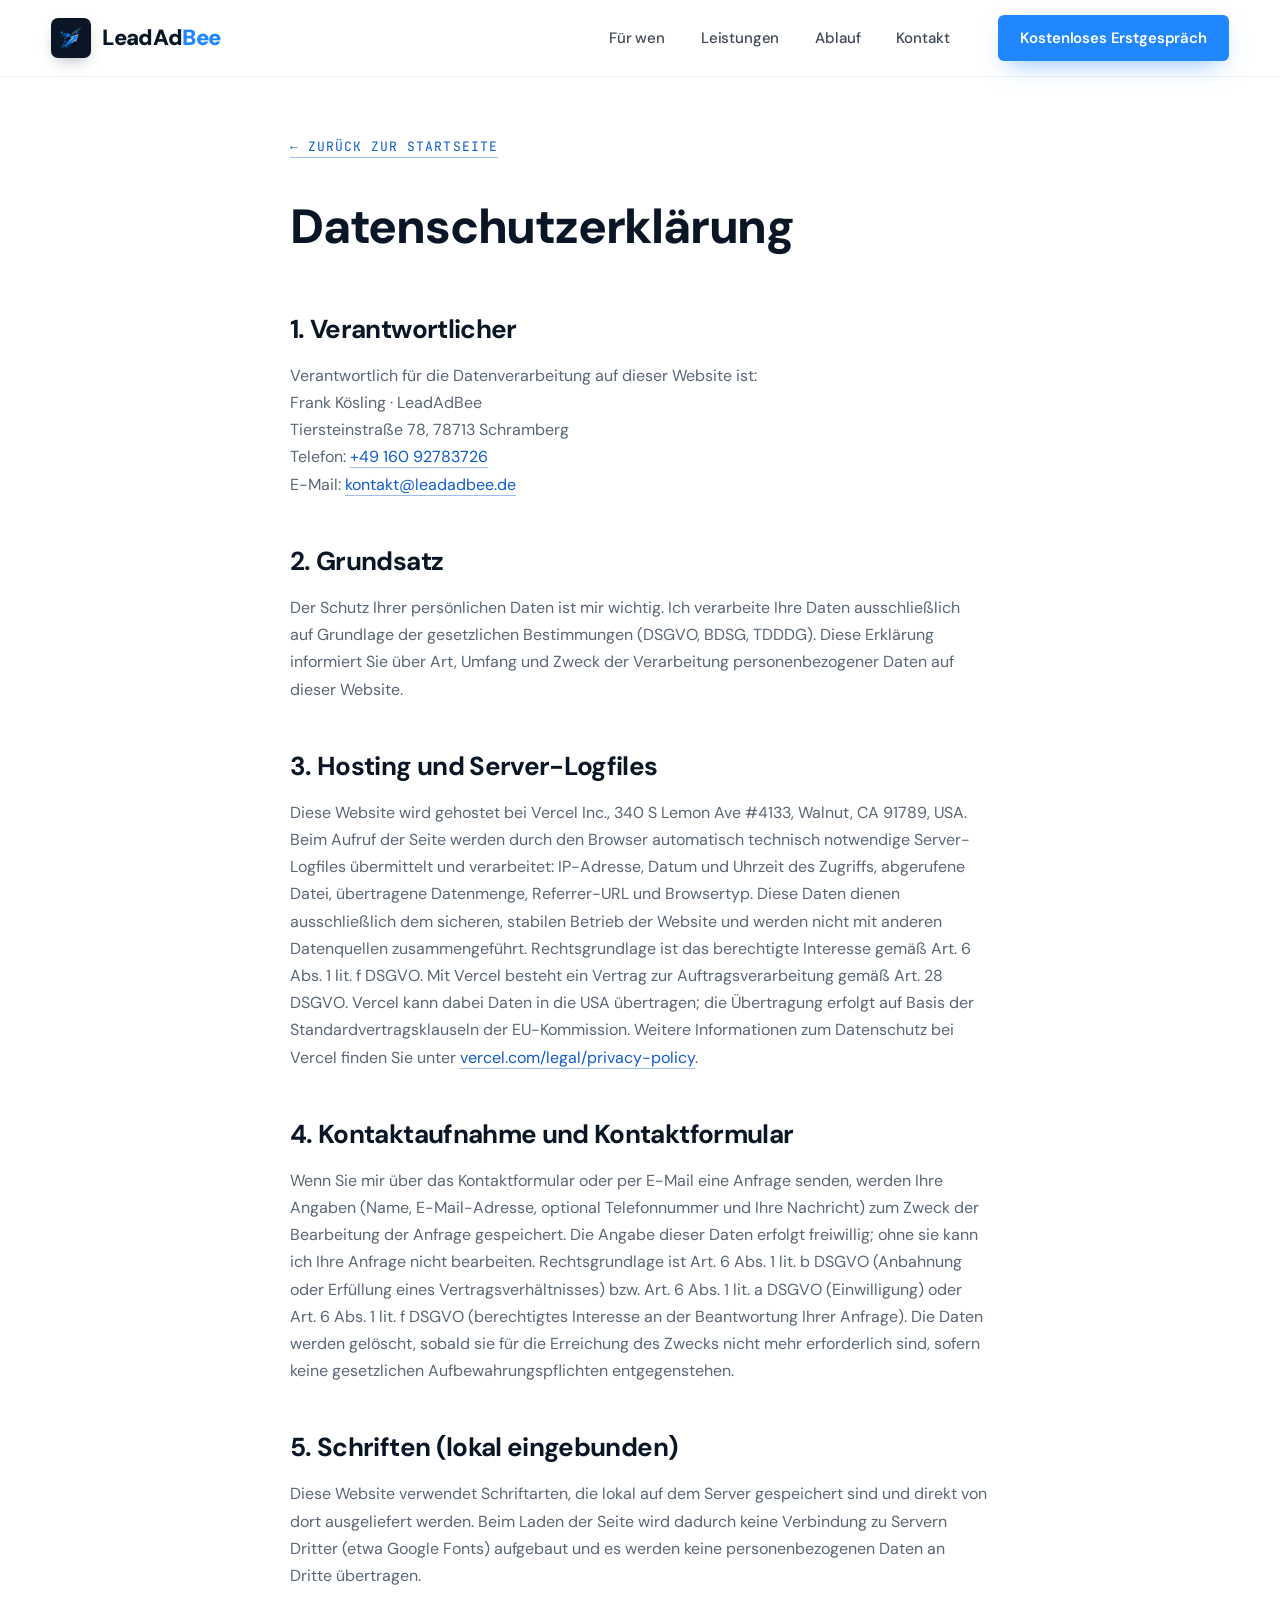
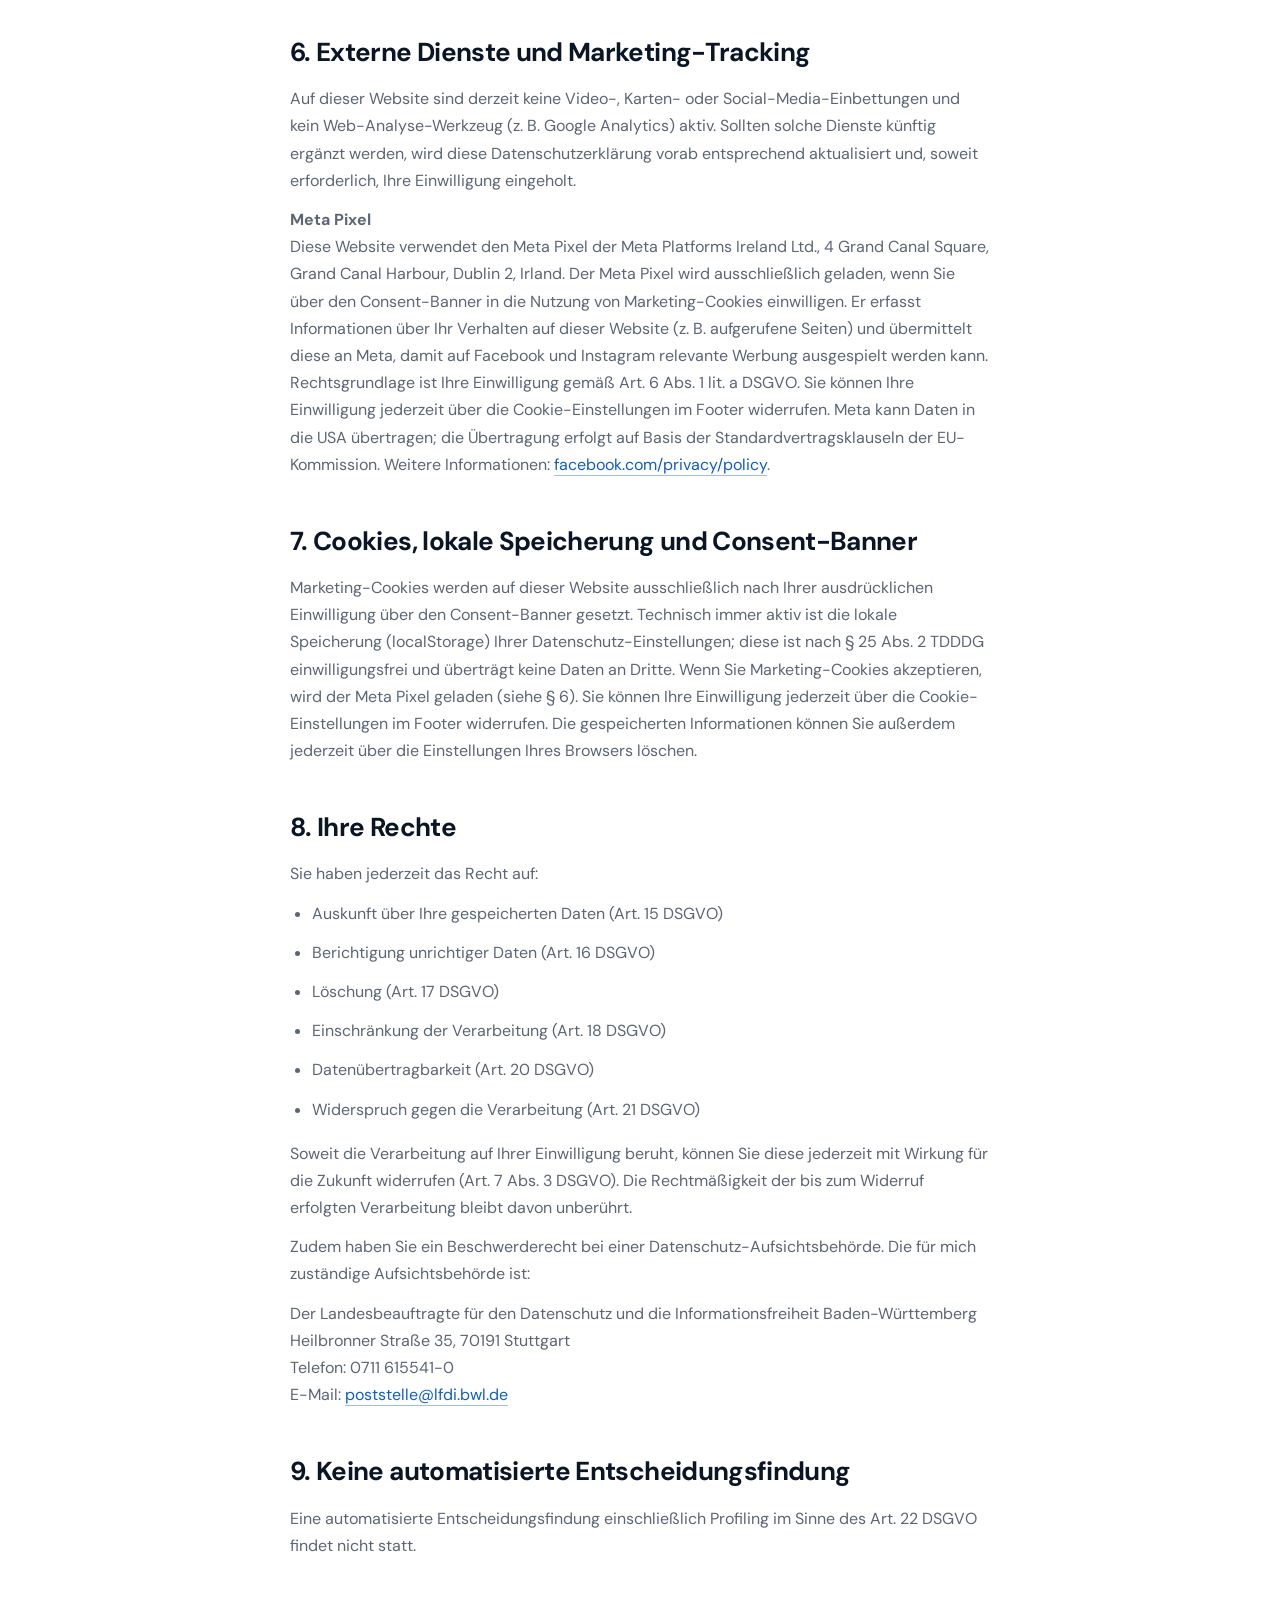
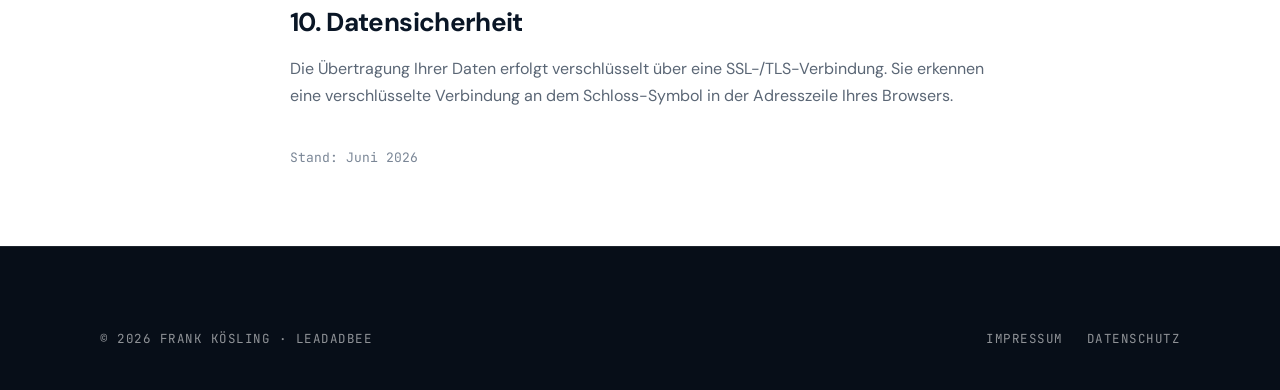
<file: datenschutz.html>
<!doctype html>
<html lang="de">
<head>
<meta charset="utf-8" />
<meta name="viewport" content="width=device-width, initial-scale=1" />
<title>Datenschutzerklärung · LeadAdBee</title>
<meta name="robots" content="noindex" />
<link rel="icon" href="favicon.png" />
<link rel="apple-touch-icon" href="favicon.png" />
<link rel="manifest" href="manifest.json" />
<link rel="stylesheet" href="styles.css" />
</head>
<body>

<header class="site-header scrolled" id="header">
  <div class="wrap header-inner">
    <a class="brand-logo" href="index.html" aria-label="LeadAdBee Startseite">
      <span class="brand-tile"><img src="brand/rocket-transparent.png" alt="" /></span>
      <span class="brand-word">LeadAd<span class="bee">Bee</span></span>
    </a>
    <nav class="nav" id="nav">
      <ul class="nav-links">
        <li><a href="index.html#fuer-wen">Für wen</a></li>
        <li><a href="index.html#leistungen">Leistungen</a></li>
        <li><a href="index.html#ablauf">Ablauf</a></li>
        <li><a href="index.html#kontakt">Kontakt</a></li>
      </ul>
      <a href="index.html#kontakt" class="btn header-cta">Kostenloses Erstgespräch</a>
    </nav>
    <button class="nav-toggle" id="navToggle" aria-label="Menü öffnen" aria-expanded="false" aria-controls="nav">
      <span></span><span></span><span></span>
    </button>
  </div>
</header>

<main class="section paper legal">
  <div class="wrap">
    <a href="index.html" class="back">← Zurück zur Startseite</a>
    <h1>Datenschutzerklärung</h1>

    <h2>1. Verantwortlicher</h2>
    <p>
      Verantwortlich für die Datenverarbeitung auf dieser Website ist:<br/>
      Frank Kösling · LeadAdBee<br/>
      Tiersteinstraße 78, 78713 Schramberg<br/>
      Telefon: <a href="tel:+4916092783726">+49 160 92783726</a><br/>
      E-Mail: <a href="mailto:kontakt@leadadbee.de">kontakt@leadadbee.de</a>
    </p>

    <h2>2. Grundsatz</h2>
    <p>Der Schutz Ihrer persönlichen Daten ist mir wichtig. Ich verarbeite Ihre Daten ausschließlich auf Grundlage der gesetzlichen Bestimmungen (DSGVO, BDSG, TDDDG). Diese Erklärung informiert Sie über Art, Umfang und Zweck der Verarbeitung personenbezogener Daten auf dieser Website.</p>

    <h2>3. Hosting und Server-Logfiles</h2>
    <p>Diese Website wird gehostet bei Vercel Inc., 340 S Lemon Ave #4133, Walnut, CA 91789, USA. Beim Aufruf der Seite werden durch den Browser automatisch technisch notwendige Server-Logfiles übermittelt und verarbeitet: IP-Adresse, Datum und Uhrzeit des Zugriffs, abgerufene Datei, übertragene Datenmenge, Referrer-URL und Browsertyp. Diese Daten dienen ausschließlich dem sicheren, stabilen Betrieb der Website und werden nicht mit anderen Datenquellen zusammengeführt. Rechtsgrundlage ist das berechtigte Interesse gemäß Art. 6 Abs. 1 lit. f DSGVO. Mit Vercel besteht ein Vertrag zur Auftragsverarbeitung gemäß Art. 28 DSGVO. Vercel kann dabei Daten in die USA übertragen; die Übertragung erfolgt auf Basis der Standardvertragsklauseln der EU-Kommission. Weitere Informationen zum Datenschutz bei Vercel finden Sie unter <a href="https://vercel.com/legal/privacy-policy" target="_blank" rel="noopener">vercel.com/legal/privacy-policy</a>.</p>

    <h2>4. Kontaktaufnahme und Kontaktformular</h2>
    <p>Wenn Sie mir über das Kontaktformular oder per E-Mail eine Anfrage senden, werden Ihre Angaben (Name, E-Mail-Adresse, optional Telefonnummer und Ihre Nachricht) zum Zweck der Bearbeitung der Anfrage gespeichert. Die Angabe dieser Daten erfolgt freiwillig; ohne sie kann ich Ihre Anfrage nicht bearbeiten. Rechtsgrundlage ist Art. 6 Abs. 1 lit. b DSGVO (Anbahnung oder Erfüllung eines Vertragsverhältnisses) bzw. Art. 6 Abs. 1 lit. a DSGVO (Einwilligung) oder Art. 6 Abs. 1 lit. f DSGVO (berechtigtes Interesse an der Beantwortung Ihrer Anfrage). Die Daten werden gelöscht, sobald sie für die Erreichung des Zwecks nicht mehr erforderlich sind, sofern keine gesetzlichen Aufbewahrungspflichten entgegenstehen.</p>

    <h2>5. Schriften (lokal eingebunden)</h2>
    <p>Diese Website verwendet Schriftarten, die lokal auf dem Server gespeichert sind und direkt von dort ausgeliefert werden. Beim Laden der Seite wird dadurch keine Verbindung zu Servern Dritter (etwa Google Fonts) aufgebaut und es werden keine personenbezogenen Daten an Dritte übertragen.</p>

    <h2>6. Externe Dienste und Marketing-Tracking</h2>
    <p>Auf dieser Website sind derzeit keine Video-, Karten- oder Social-Media-Einbettungen und kein Web-Analyse-Werkzeug (z. B. Google Analytics) aktiv. Sollten solche Dienste künftig ergänzt werden, wird diese Datenschutzerklärung vorab entsprechend aktualisiert und, soweit erforderlich, Ihre Einwilligung eingeholt.</p>
    <p><strong>Meta Pixel</strong><br/>
    Diese Website verwendet den Meta Pixel der Meta Platforms Ireland Ltd., 4 Grand Canal Square, Grand Canal Harbour, Dublin 2, Irland. Der Meta Pixel wird ausschließlich geladen, wenn Sie über den Consent-Banner in die Nutzung von Marketing-Cookies einwilligen. Er erfasst Informationen über Ihr Verhalten auf dieser Website (z. B. aufgerufene Seiten) und übermittelt diese an Meta, damit auf Facebook und Instagram relevante Werbung ausgespielt werden kann. Rechtsgrundlage ist Ihre Einwilligung gemäß Art. 6 Abs. 1 lit. a DSGVO. Sie können Ihre Einwilligung jederzeit über die Cookie-Einstellungen im Footer widerrufen. Meta kann Daten in die USA übertragen; die Übertragung erfolgt auf Basis der Standardvertragsklauseln der EU-Kommission. Weitere Informationen: <a href="https://www.facebook.com/privacy/policy/" target="_blank" rel="noopener">facebook.com/privacy/policy</a>.</p>

    <h2>7. Cookies, lokale Speicherung und Consent-Banner</h2>
    <p>Marketing-Cookies werden auf dieser Website ausschließlich nach Ihrer ausdrücklichen Einwilligung über den Consent-Banner gesetzt. Technisch immer aktiv ist die lokale Speicherung (localStorage) Ihrer Datenschutz-Einstellungen; diese ist nach § 25 Abs. 2 TDDDG einwilligungsfrei und überträgt keine Daten an Dritte. Wenn Sie Marketing-Cookies akzeptieren, wird der Meta Pixel geladen (siehe §&nbsp;6). Sie können Ihre Einwilligung jederzeit über die Cookie-Einstellungen im Footer widerrufen. Die gespeicherten Informationen können Sie außerdem jederzeit über die Einstellungen Ihres Browsers löschen.</p>

    <h2>8. Ihre Rechte</h2>
    <p>Sie haben jederzeit das Recht auf:</p>
    <ul>
      <li>Auskunft über Ihre gespeicherten Daten (Art. 15 DSGVO)</li>
      <li>Berichtigung unrichtiger Daten (Art. 16 DSGVO)</li>
      <li>Löschung (Art. 17 DSGVO)</li>
      <li>Einschränkung der Verarbeitung (Art. 18 DSGVO)</li>
      <li>Datenübertragbarkeit (Art. 20 DSGVO)</li>
      <li>Widerspruch gegen die Verarbeitung (Art. 21 DSGVO)</li>
    </ul>
    <p>Soweit die Verarbeitung auf Ihrer Einwilligung beruht, können Sie diese jederzeit mit Wirkung für die Zukunft widerrufen (Art. 7 Abs. 3 DSGVO). Die Rechtmäßigkeit der bis zum Widerruf erfolgten Verarbeitung bleibt davon unberührt.</p>
    <p>Zudem haben Sie ein Beschwerderecht bei einer Datenschutz-Aufsichtsbehörde. Die für mich zuständige Aufsichtsbehörde ist:</p>
    <p>
      Der Landesbeauftragte für den Datenschutz und die Informationsfreiheit Baden-Württemberg<br/>
      Heilbronner Straße 35, 70191 Stuttgart<br/>
      Telefon: 0711 615541-0<br/>
      E-Mail: <a href="mailto:poststelle@lfdi.bwl.de">poststelle@lfdi.bwl.de</a>
    </p>

    <h2>9. Keine automatisierte Entscheidungsfindung</h2>
    <p>Eine automatisierte Entscheidungsfindung einschließlich Profiling im Sinne des Art. 22 DSGVO findet nicht statt.</p>

    <h2>10. Datensicherheit</h2>
    <p>Die Übertragung Ihrer Daten erfolgt verschlüsselt über eine SSL-/TLS-Verbindung. Sie erkennen eine verschlüsselte Verbindung an dem Schloss-Symbol in der Adresszeile Ihres Browsers.</p>

    <p style="margin-top:38px; font-family:var(--mono); font-size:13px; color:var(--muted-2);">Stand: Juni 2026</p>
  </div>
</main>

<footer class="site-footer">
  <div class="wrap">
    <div class="footer-bottom" style="border-top:none; padding-top:0;">
      <div>© 2026 Frank Kösling · LeadAdBee</div>
      <div class="fb-links">
        <a href="impressum.html">Impressum</a>
        <a href="datenschutz.html">Datenschutz</a>
      </div>
    </div>
  </div>
</footer>

</body>
</html>
</file>
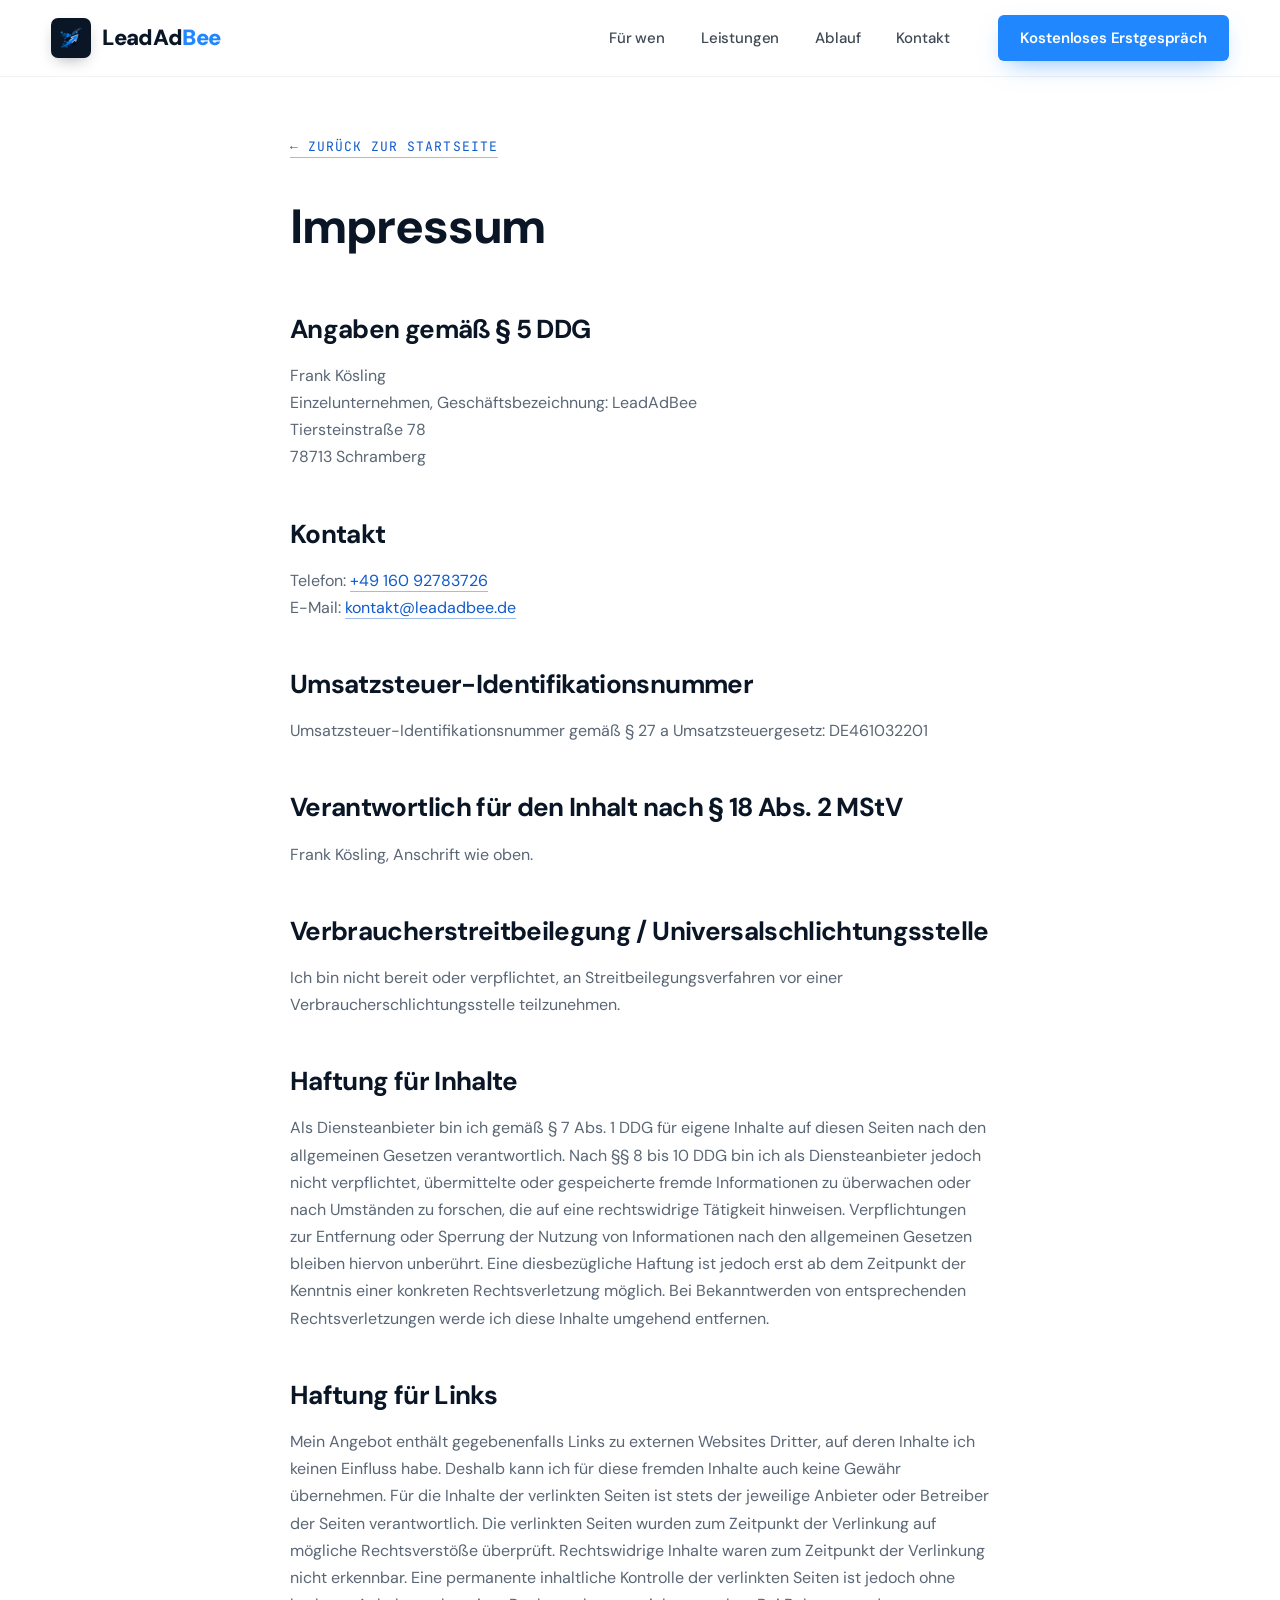
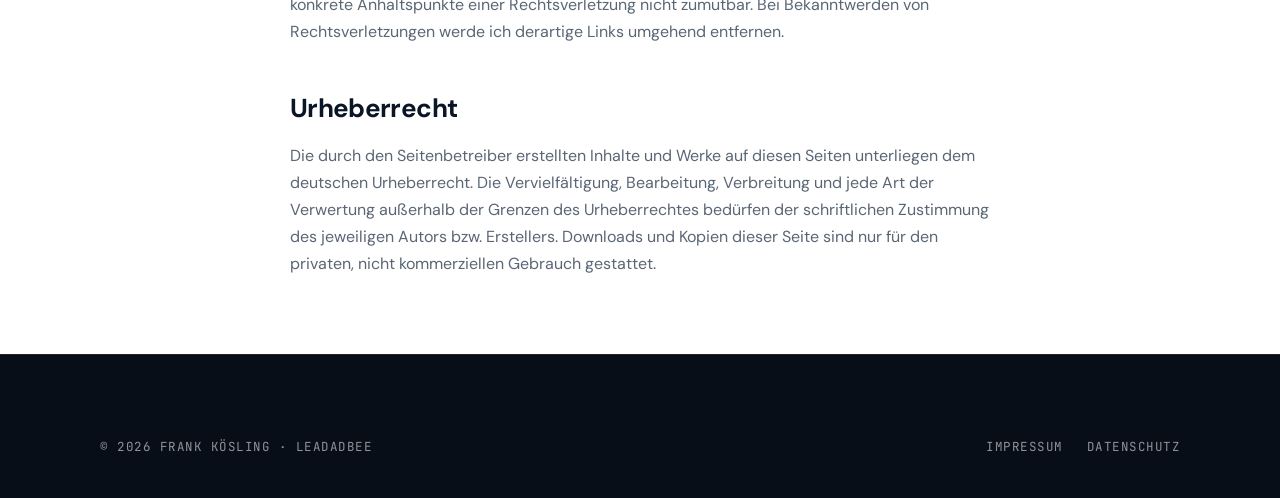
<file: impressum.html>
<!doctype html>
<html lang="de">
<head>
<meta charset="utf-8" />
<meta name="viewport" content="width=device-width, initial-scale=1" />
<title>Impressum · LeadAdBee</title>
<meta name="robots" content="noindex" />
<link rel="icon" href="favicon.png" />
<link rel="apple-touch-icon" href="favicon.png" />
<link rel="manifest" href="manifest.json" />
<link rel="stylesheet" href="styles.css" />
</head>
<body>

<header class="site-header scrolled" id="header">
  <div class="wrap header-inner">
    <a class="brand-logo" href="index.html" aria-label="LeadAdBee Startseite">
      <span class="brand-tile"><img src="brand/rocket-transparent.png" alt="" /></span>
      <span class="brand-word">LeadAd<span class="bee">Bee</span></span>
    </a>
    <nav class="nav" id="nav">
      <ul class="nav-links">
        <li><a href="index.html#fuer-wen">Für wen</a></li>
        <li><a href="index.html#leistungen">Leistungen</a></li>
        <li><a href="index.html#ablauf">Ablauf</a></li>
        <li><a href="index.html#kontakt">Kontakt</a></li>
      </ul>
      <a href="index.html#kontakt" class="btn header-cta">Kostenloses Erstgespräch</a>
    </nav>
    <button class="nav-toggle" id="navToggle" aria-label="Menü öffnen" aria-expanded="false" aria-controls="nav">
      <span></span><span></span><span></span>
    </button>
  </div>
</header>

<main class="section paper legal">
  <div class="wrap">
    <a href="index.html" class="back">← Zurück zur Startseite</a>
    <h1>Impressum</h1>

    <h2>Angaben gemäß § 5 DDG</h2>
    <p>
      Frank Kösling<br/>
      Einzelunternehmen, Geschäftsbezeichnung: LeadAdBee<br/>
      Tiersteinstraße 78<br/>
      78713 Schramberg
    </p>

    <h2>Kontakt</h2>
    <p>
      Telefon: <a href="tel:+4916092783726">+49 160 92783726</a><br/>
      E-Mail: <a href="mailto:kontakt@leadadbee.de">kontakt@leadadbee.de</a>
    </p>

    <h2>Umsatzsteuer-Identifikationsnummer</h2>
    <p>Umsatzsteuer-Identifikationsnummer gemäß § 27 a Umsatzsteuergesetz: DE461032201</p>

    <h2>Verantwortlich für den Inhalt nach § 18 Abs. 2 MStV</h2>
    <p>Frank Kösling, Anschrift wie oben.</p>

    <h2>Verbraucherstreitbeilegung / Universalschlichtungsstelle</h2>
    <p>Ich bin nicht bereit oder verpflichtet, an Streitbeilegungsverfahren vor einer Verbraucherschlichtungsstelle teilzunehmen.</p>

    <h2>Haftung für Inhalte</h2>
    <p>Als Diensteanbieter bin ich gemäß § 7 Abs. 1 DDG für eigene Inhalte auf diesen Seiten nach den allgemeinen Gesetzen verantwortlich. Nach §§ 8 bis 10 DDG bin ich als Diensteanbieter jedoch nicht verpflichtet, übermittelte oder gespeicherte fremde Informationen zu überwachen oder nach Umständen zu forschen, die auf eine rechtswidrige Tätigkeit hinweisen. Verpflichtungen zur Entfernung oder Sperrung der Nutzung von Informationen nach den allgemeinen Gesetzen bleiben hiervon unberührt. Eine diesbezügliche Haftung ist jedoch erst ab dem Zeitpunkt der Kenntnis einer konkreten Rechtsverletzung möglich. Bei Bekanntwerden von entsprechenden Rechtsverletzungen werde ich diese Inhalte umgehend entfernen.</p>

    <h2>Haftung für Links</h2>
    <p>Mein Angebot enthält gegebenenfalls Links zu externen Websites Dritter, auf deren Inhalte ich keinen Einfluss habe. Deshalb kann ich für diese fremden Inhalte auch keine Gewähr übernehmen. Für die Inhalte der verlinkten Seiten ist stets der jeweilige Anbieter oder Betreiber der Seiten verantwortlich. Die verlinkten Seiten wurden zum Zeitpunkt der Verlinkung auf mögliche Rechtsverstöße überprüft. Rechtswidrige Inhalte waren zum Zeitpunkt der Verlinkung nicht erkennbar. Eine permanente inhaltliche Kontrolle der verlinkten Seiten ist jedoch ohne konkrete Anhaltspunkte einer Rechtsverletzung nicht zumutbar. Bei Bekanntwerden von Rechtsverletzungen werde ich derartige Links umgehend entfernen.</p>

    <h2>Urheberrecht</h2>
    <p>Die durch den Seitenbetreiber erstellten Inhalte und Werke auf diesen Seiten unterliegen dem deutschen Urheberrecht. Die Vervielfältigung, Bearbeitung, Verbreitung und jede Art der Verwertung außerhalb der Grenzen des Urheberrechtes bedürfen der schriftlichen Zustimmung des jeweiligen Autors bzw. Erstellers. Downloads und Kopien dieser Seite sind nur für den privaten, nicht kommerziellen Gebrauch gestattet.</p>
  </div>
</main>

<footer class="site-footer">
  <div class="wrap">
    <div class="footer-bottom" style="border-top:none; padding-top:0;">
      <div>© 2026 Frank Kösling · LeadAdBee</div>
      <div class="fb-links">
        <a href="impressum.html">Impressum</a>
        <a href="datenschutz.html">Datenschutz</a>
      </div>
    </div>
  </div>
</footer>

</body>
</html>
</file>
<file: styles.css>
/* =========================================================
   Selbst gehostete Schriften — kein Google Fonts Kontakt
   ========================================================= */
@font-face {
  font-family: 'DM Sans';
  font-style: normal;
  font-weight: 400 900;
  font-display: swap;
  src: url('fonts/dm-sans-latin-ext.woff2') format('woff2');
  unicode-range: U+0100-02BA, U+02BD-02C5, U+02C7-02CC, U+02CE-02D7, U+02DD-02FF, U+0304, U+0308, U+0329, U+1D00-1DBF, U+1E00-1E9F, U+1EF2-1EFF, U+2020, U+20A0-20AB, U+20AD-20C0, U+2113, U+2C60-2C7F, U+A720-A7FF;
}
@font-face {
  font-family: 'DM Sans';
  font-style: normal;
  font-weight: 400 900;
  font-display: swap;
  src: url('fonts/dm-sans-latin.woff2') format('woff2');
  unicode-range: U+0000-00FF, U+0131, U+0152-0153, U+02BB-02BC, U+02C6, U+02DA, U+02DC, U+0304, U+0308, U+0329, U+2000-206F, U+20AC, U+2122, U+2191, U+2193, U+2212, U+2215, U+FEFF, U+FFFD;
}
@font-face {
  font-family: 'JetBrains Mono';
  font-style: normal;
  font-weight: 400 600;
  font-display: swap;
  src: url('fonts/jetbrains-mono-latin-ext.woff2') format('woff2');
  unicode-range: U+0100-02BA, U+02BD-02C5, U+02C7-02CC, U+02CE-02D7, U+02DD-02FF, U+0304, U+0308, U+0329, U+1D00-1DBF, U+1E00-1E9F, U+1EF2-1EFF, U+2020, U+20A0-20AB, U+20AD-20C0, U+2113, U+2C60-2C7F, U+A720-A7FF;
}
@font-face {
  font-family: 'JetBrains Mono';
  font-style: normal;
  font-weight: 400 600;
  font-display: swap;
  src: url('fonts/jetbrains-mono-latin.woff2') format('woff2');
  unicode-range: U+0000-00FF, U+0131, U+0152-0153, U+02BB-02BC, U+02C6, U+02DA, U+02DC, U+0304, U+0308, U+0329, U+2000-206F, U+20AC, U+2122, U+2191, U+2193, U+2212, U+2215, U+FEFF, U+FFFD;
}

/* =========================================================
   LeadAdBee — Landingpage · CLEAN / HELL Variante
   Gleiche CI-Bausteine (Boost-Blau, DM Sans, JetBrains Mono,
   Rakete), aber helle, luftige Balance statt dunkler Blöcke.
   ========================================================= */

:root{
  --ink:        #0A1626;
  --ink-2:      #16263d;
  --electric:   #2087FF;
  --electric-2: #5BA4FF;
  --electric-deep: #0F5BCC;

  --bg:         #FFFFFF;   /* Basis */
  --bg-warm:    #F6F5F0;   /* warmes Knochenweiß */
  --bg-blue:    #EDF4FF;   /* zarter Blauschleier */
  --bg-blue-2:  #E1EDFF;

  --line:       rgba(10,22,38,0.09);
  --line-soft:  rgba(10,22,38,0.06);
  --muted:      #5A6675;   /* gedämpfter Fließtext */
  --muted-2:    #7A8696;

  --maxw: 1200px;
  --pad: clamp(20px, 5vw, 60px);
  --sec-y: clamp(52px, 6vw, 92px);

  --r:    6px;    /* knappe, kleine Radien wie Version 1 */
  --r-md: 5px;
  --r-sm: 5px;

  --shadow:    0 24px 60px -22px rgba(10,22,38,0.22);
  --shadow-sm: 0 10px 30px -14px rgba(10,22,38,0.18);
  --shadow-blue: 0 24px 60px -20px rgba(32,135,255,0.42);

  --ff: 'DM Sans', system-ui, -apple-system, sans-serif;
  --mono: 'JetBrains Mono', ui-monospace, monospace;
}

*{ box-sizing:border-box; }
html{ scroll-behavior:smooth; -webkit-text-size-adjust:100%; }
@media (prefers-reduced-motion: reduce){ html{ scroll-behavior:auto; } }
body{
  margin:0; font-family:var(--ff); background:var(--bg); color:var(--ink);
  font-size:17px; line-height:1.62; -webkit-font-smoothing:antialiased;
  text-rendering:optimizeLegibility; overflow-x:hidden;
}
img{ display:block; max-width:100%; -webkit-user-drag:none; user-select:none; -webkit-touch-callout:none; }
a{ color:inherit; text-decoration:none; }
h1,h2,h3,h4{ margin:0; text-wrap:balance; letter-spacing:-0.025em; }
p{ margin:0; text-wrap:pretty; }

.wrap{ width:100%; max-width:var(--maxw); margin:0 auto; padding-inline:var(--pad); }
.section{ padding-block:var(--sec-y); position:relative; }
.section.bg-white{ background:var(--bg); }
.section.bg-warm{ background:var(--bg-warm); }
.section.bg-blue{ background:var(--bg-blue); }

/* ---------- shared type ---------- */
.eyebrow{
  display:inline-flex; align-items:center; gap:9px;
  font-family:var(--mono); font-size:12px; letter-spacing:0.12em;
  text-transform:uppercase; font-weight:500; color:#fff;
  background:var(--ink); border:1px solid var(--ink);
  padding:7px 14px 7px 11px; border-radius:var(--r); margin:0 0 24px;
}
.eyebrow::before{ content:""; width:7px; height:7px; border-radius:50%; background:var(--electric-2); flex:0 0 auto; }
.bg-blue .eyebrow{ background:var(--ink); }

h2.h-sec{ font-size:clamp(31px, 5vw, 54px); line-height:1.04; font-weight:800; letter-spacing:-0.03em; }
.lede{ font-size:clamp(17px, 2vw, 20px); line-height:1.6; color:var(--muted); max-width:48ch; margin-top:20px; }

/* ---------- buttons ---------- */
.btn{
  display:inline-flex; align-items:center; justify-content:center; gap:10px;
  font-family:var(--ff); font-weight:600; font-size:16px; line-height:1;
  padding:16px 26px; min-height:54px; border:none; border-radius:var(--r);
  cursor:pointer; background:var(--electric); color:#fff; letter-spacing:-0.01em;
  transition:background .18s ease, transform .18s ease, box-shadow .18s ease;
  box-shadow:0 10px 26px -10px rgba(32,135,255,0.6);
}
.btn:hover{ background:var(--electric-deep); transform:translateY(-1px); box-shadow:0 16px 32px -12px rgba(32,135,255,0.65); }
.btn:active{ transform:translateY(0); }
.btn .arr{ font-family:var(--mono); font-size:15px; transform:translateY(-1px); }
.btn.ghost{ background:#fff; color:var(--ink); box-shadow:inset 0 0 0 1.5px var(--line); }
.btn.ghost:hover{ background:var(--bg-blue); color:var(--electric-deep); box-shadow:inset 0 0 0 1.5px rgba(32,135,255,0.4); }
.btn.block{ width:100%; }

/* =========================================================
   HEADER
   ========================================================= */
.site-header{
  position:fixed; inset:0 0 auto 0; z-index:100;
  transition:background .3s ease, box-shadow .3s ease, border-color .3s ease;
  border-bottom:1px solid transparent;
}
.site-header.scrolled{
  background:rgba(255,255,255,0.82);
  backdrop-filter:saturate(160%) blur(14px);
  border-bottom:1px solid var(--line-soft);
}
.header-inner{ display:flex; align-items:center; justify-content:space-between; height:76px;
  max-width:1480px; margin:0 auto; padding-inline:clamp(20px,4vw,56px); }

.brand-logo{ display:flex; align-items:center; gap:11px; }
.brand-tile{
  width:40px; height:40px; border-radius:7px; background:var(--ink);
  display:flex; align-items:center; justify-content:center; flex:0 0 auto;
  box-shadow:0 6px 16px -6px rgba(10,22,38,0.4); transition:background .3s ease, box-shadow .3s ease, transform .25s cubic-bezier(.3,.8,.3,1.4); }
.brand-tile img{ width:30px; height:30px; }
.brand-tile .r-navy{ display:none; }
.brand-word{ font-family:var(--ff); font-weight:900; font-size:22px; letter-spacing:-0.03em; color:var(--ink); line-height:1; }
.brand-word .bee{ color:var(--electric); }

.nav{ display:flex; align-items:center; gap:34px; }
.nav-links{ display:flex; align-items:center; gap:6px; list-style:none; margin:0; padding:0; }
.nav-links a{ position:relative; display:inline-block; font-size:15px; font-weight:500; color:var(--ink); opacity:.78;
  padding:9px 15px; border-radius:var(--r); letter-spacing:-0.01em;
  transition:opacity .15s ease, background-color .3s cubic-bezier(.2,.7,.2,1), color .3s ease; }
.nav-links a:hover{ opacity:1; background:var(--bg-blue); }
.nav-links a.active{ opacity:1; background:var(--ink); color:#fff; }
.nav-links a.active:hover{ background:var(--ink); }
.header-cta{ padding:12px 22px; min-height:46px; font-size:15px; }

.nav-toggle{ display:none; background:none; border:none; cursor:pointer; width:46px; height:46px; padding:10px; color:var(--ink); }
.nav-toggle span{ display:block; height:2px; background:currentColor; margin:5px 0; transition:.25s; border-radius:2px; }
.nav-toggle[aria-expanded="true"] span:nth-child(1){ transform:translateY(7px) rotate(45deg); }
.nav-toggle[aria-expanded="true"] span:nth-child(2){ opacity:0; }
.nav-toggle[aria-expanded="true"] span:nth-child(3){ transform:translateY(-7px) rotate(-45deg); }

/* ---------- Header über dunklem Hero: weiße Schrift bis zum Scrollen ---------- */
.site-header.over-hero:not(.scrolled) .brand-word{ color:#fff; }
.site-header.over-hero:not(.scrolled) .brand-tile{ background:#fff; box-shadow:0 8px 22px -8px rgba(0,0,0,0.5); }
.site-header.over-hero:not(.scrolled) .brand-tile .r-white{ display:none; }
.site-header.over-hero:not(.scrolled) .brand-tile .r-navy{ display:block; }
.site-header.over-hero:not(.scrolled) .nav-links a{ color:#fff; }
.site-header.over-hero:not(.scrolled) .nav-links a:hover{ background:rgba(255,255,255,0.14); }
.site-header.over-hero:not(.scrolled) .nav-links a.active{ background:#fff; color:var(--ink); }
.site-header.over-hero:not(.scrolled) .nav-toggle{ color:#fff; }

/* =========================================================
   HERO — cinematisch, Vollbild, Text fährt beim Laden ein
   ========================================================= */
.hero-cine{ position:relative; min-height:100svh; display:flex; flex-direction:column;
  justify-content:space-between; overflow:hidden; color:#fff; padding-top:104px; background:var(--ink-2); }
.hero-cine-bg{ position:absolute; inset:0 0 auto 0; height:118%; z-index:0; will-change:transform; }
.hero-cine-bg img{ width:100%; height:100%; object-fit:cover; object-position:center 22%;
  transform:scale(1.06); animation:heroZoom 7s ease-out forwards; }
@keyframes heroZoom{ to{ transform:scale(1); } }
.hero-cine-bg::after{ content:""; position:absolute; inset:0;
  background:linear-gradient(180deg, rgba(5,11,20,0.62) 0%, rgba(5,11,20,0.18) 30%, rgba(5,11,20,0.40) 60%, rgba(5,11,20,0.92) 100%); }

.hero-cine-inner{ position:relative; z-index:2; flex:1; display:flex; flex-direction:column;
  justify-content:space-between; padding-block:clamp(20px,3vw,40px) clamp(28px,4vw,52px); gap:clamp(24px,4vw,48px);
  max-width:1480px; padding-inline:clamp(20px,4vw,56px); }
.hero-cine-top{ opacity:0; animation:fadeDown 1s ease .15s forwards; }
.hero-spectrum{ font-family:var(--mono); font-size:clamp(11px,1.3vw,13px); letter-spacing:0.22em;
  text-transform:uppercase; color:rgba(255,255,255,0.92); margin:0 0 12px; font-weight:500;
  text-shadow:0 1px 12px rgba(5,11,20,0.5); }
.hero-studio{ font-weight:300; font-size:clamp(19px,2.2vw,27px); line-height:1.1; letter-spacing:-0.015em; color:#fff; margin:0; max-width:18ch; }

.hero-cine-bottom{ display:grid; grid-template-columns:1fr; gap:clamp(24px,3vw,40px); align-items:end; }
.hero-cine-title{ font-size:clamp(38px, 6.4vw, 74px); line-height:0.98; font-weight:800; letter-spacing:-0.04em;
  max-width:10ch;
  opacity:0; animation:fadeUp 1.1s cubic-bezier(.2,.7,.2,1) .3s forwards; text-wrap:balance; }
.hero-cine-title em{ font-style:normal; color:var(--electric-2); }
.hero-cine-right{ opacity:0; animation:fadeUp 1.1s cubic-bezier(.2,.7,.2,1) .55s forwards; }
.hero-cine-right p{ font-size:clamp(16px,1.6vw,19px); line-height:1.6; color:rgba(255,255,255,0.88); max-width:46ch; }
.hero-cine-actions{ display:flex; flex-wrap:wrap; gap:13px; margin-top:26px; }
.btn.ghost-light{ background:rgba(255,255,255,0.06); color:#fff; box-shadow:inset 0 0 0 1.5px rgba(255,255,255,0.45); }
.btn.ghost-light:hover{ background:rgba(255,255,255,0.16); color:#fff; box-shadow:inset 0 0 0 1.5px rgba(255,255,255,0.7); }

.hero-cine-trust{ display:flex; flex-wrap:wrap; gap:10px 26px; font-size:14px; color:rgba(255,255,255,0.78);
  border-top:1px solid rgba(255,255,255,0.16); padding-top:24px;
  opacity:0; animation:fadeUp 1.1s cubic-bezier(.2,.7,.2,1) .8s forwards; }
.hero-cine-trust span{ display:inline-flex; align-items:center; gap:9px; font-weight:500; }
.hero-cine-trust span svg{ width:18px; height:18px; color:var(--electric-2); flex:0 0 auto; }

@keyframes fadeUp{ from{ opacity:0; transform:translateY(34px); } to{ opacity:1; transform:none; } }
@keyframes fadeDown{ from{ opacity:0; transform:translateY(-16px); } to{ opacity:1; transform:none; } }
@media (prefers-reduced-motion: reduce){
  .hero-cine-bg img, .hero-cine-top, .hero-cine-title, .hero-cine-right, .hero-cine-trust{ animation:none !important; opacity:1 !important; transform:none !important; }
}
@media (min-width:880px){
  .hero-cine-bottom{ grid-template-columns:1.35fr 1fr; }
}

/* =========================================================
   PROBLEM
   ========================================================= */
.cards-3{ display:grid; grid-template-columns:1fr; gap:20px; margin-top:50px; }
.pcard{
  background:#fff; border-radius:var(--r-md); padding:34px 30px;
  box-shadow:var(--shadow-sm); border:1px solid var(--line-soft);
  display:flex; flex-direction:column; gap:14px;
}
.pcard .pc-ico{ width:54px; height:54px; border-radius:8px; background:var(--bg-blue);
  display:flex; align-items:center; justify-content:center; color:var(--electric); }
.pcard .pc-ico svg{ width:27px; height:27px; }
.pcard h3{ font-size:21px; font-weight:700; line-height:1.18; }
.pcard p{ color:var(--muted); font-size:16px; line-height:1.55; }

/* =========================================================
   FÜR WEN
   ========================================================= */
.seg-grid{ display:grid; grid-template-columns:1fr; gap:24px; margin-top:50px; }
.segment{ border-radius:var(--r); overflow:hidden; background:#fff; box-shadow:var(--shadow-sm);
  border:1px solid var(--line-soft); display:flex; flex-direction:column; }
.segment .seg-photo{ aspect-ratio:16/11; overflow:hidden; background:var(--bg-warm); }
.segment .seg-photo img{ width:100%; height:100%; object-fit:cover; }
.segment .seg-body{ padding:32px 32px 36px; }
.segment .seg-label{ font-family:var(--mono); font-size:11.5px; letter-spacing:0.12em; text-transform:uppercase; color:var(--electric-deep); }
.segment h3{ font-size:clamp(24px,3vw,30px); font-weight:700; margin-top:8px; }
.segment p{ color:var(--muted); margin-top:12px; font-size:16.5px; }
.segment .jobs{ display:flex; flex-wrap:wrap; gap:9px; margin-top:22px; }
.segment .jobs span{ font-size:14px; font-weight:500; color:var(--ink-2);
  background:var(--bg-blue); padding:8px 14px; border-radius:var(--r); }

/* offenes Segment 03 — Einladung */
.seg-open{
  margin-top:24px; background:linear-gradient(135deg, var(--bg-blue), var(--bg-blue-2));
  border:1px solid rgba(32,135,255,0.16); border-radius:var(--r);
  overflow:hidden; display:grid; grid-template-columns:1fr;
}
.seg-open-photo{ background:var(--bg-warm); min-height:260px; }
.seg-open-photo img{ width:100%; height:100%; object-fit:cover; }
.seg-open-body{ padding:clamp(30px,4vw,46px); display:flex; flex-direction:column; align-items:flex-start;
  justify-content:center; gap:clamp(18px,2.4vw,26px); }
.seg-open-text{ min-width:0; }
.seg-open-text .seg-label{ font-family:var(--mono); font-size:11.5px; letter-spacing:0.12em; text-transform:uppercase; color:var(--electric-deep); }
.seg-open-text h3{ font-size:clamp(22px,2.8vw,28px); font-weight:700; margin-top:8px; }
.seg-open-text p{ color:var(--muted); margin-top:12px; font-size:16.5px; max-width:62ch; }
.seg-open-btn{ flex:0 0 auto; }
@media (min-width:760px){
  .seg-open{ grid-template-columns:0.82fr 1.18fr; }
}

/* Für wen — Stapelkarten (Blätter-Effekt, sticky) */
.seg-stack{ position:relative; margin-top:48px; }
.scard{ position:sticky; top:88px; background:#fff; border:1px solid var(--line-soft);
  border-radius:var(--r); overflow:hidden; box-shadow:var(--shadow); margin-bottom:22px; }
.scard:last-child{ margin-bottom:0; }
.scard-inner{ display:grid; grid-template-columns:1fr; min-height:clamp(300px,34vw,380px); }
.scard .txt{ padding:clamp(28px,3.4vw,46px); display:flex; flex-direction:column; }
.scard .scard-num{ width:46px; height:46px; border-radius:var(--r); background:var(--ink); color:#fff;
  display:flex; align-items:center; justify-content:center; font-family:var(--mono); font-size:15px; flex:0 0 auto; }
.scard .seg-label{ font-family:var(--mono); font-size:11.5px; letter-spacing:0.12em; text-transform:uppercase; color:var(--electric-deep); margin-top:18px; }
.scard h3{ font-size:clamp(24px,3vw,32px); font-weight:800; letter-spacing:-0.02em; line-height:1.08; margin-top:8px; }
.scard .scard-desc{ color:var(--muted); margin-top:12px; font-size:16.5px; max-width:46ch; }
.scard .jobs{ display:flex; flex-wrap:wrap; gap:8px; margin-top:22px; }
.scard .jobs span{ font-size:13.5px; font-weight:500; color:var(--ink-2); background:var(--bg-blue); padding:7px 12px; border-radius:var(--r); }
.scard .scard-cta{ margin-top:auto; align-self:flex-start; }
.scard .ph{ min-height:230px; overflow:hidden; background:var(--bg-warm); order:-1; }
.scard .ph img{ width:100%; height:100%; object-fit:cover; }
@media (min-width:820px){
  .scard-inner{ grid-template-columns:1.05fr 0.95fr; height:526px; }
  .scard .ph{ order:0; }
}
/* Handy im Querformat: gestapelt + Auto-Höhe, damit Text + Bild sichtbar sind */
@media (orientation:landscape) and (max-height:600px){
  .scard-inner{ grid-template-columns:1fr; height:auto; min-height:0; }
  .scard .ph{ order:-1; aspect-ratio:16/9; }
  .scard{ position:relative; top:auto; }
}

/* =========================================================
   STORY + KPI
   ========================================================= */
.story-grid{ display:grid; grid-template-columns:1fr; gap:clamp(34px,5vw,64px); align-items:center; }
.story-photo .frame{ border-radius:var(--r); overflow:hidden; aspect-ratio:3/2; box-shadow:var(--shadow); }
.story-photo .frame + .frame{ margin-top:clamp(20px,2.5vw,28px); }
.story-photo .frame img{ width:100%; height:100%; object-fit:cover; }
.story-copy p + p{ margin-top:18px; }
.story-copy p{ color:var(--muted); font-size:17px; line-height:1.7; }
.story-copy .h-sec{ margin-bottom:8px; }
.story-sign{ font-family:var(--mono); font-size:13px; letter-spacing:0.05em; text-transform:uppercase;
  color:var(--ink); margin-top:26px; display:flex; align-items:center; gap:12px; font-weight:500; }
.story-sign::before{ content:""; width:28px; height:2px; background:var(--electric); }

.kpi-band{ display:grid; grid-template-columns:repeat(2,1fr); gap:16px; margin-top:clamp(44px,5vw,68px); }
.kpi{ background:#fff; border-radius:var(--r-md); padding:30px 26px; box-shadow:var(--shadow-sm);
  border:1px solid var(--line-soft); display:flex; flex-direction:column; gap:10px; align-items:center; text-align:center; justify-content:center; }
.kpi .num{ font-family:var(--ff); font-size:clamp(30px,4.4vw,44px); font-weight:800; color:var(--electric-deep); letter-spacing:-0.03em; line-height:1; }
.kpi .lbl{ font-size:14.5px; color:var(--muted); line-height:1.45; }

/* =========================================================
   LEISTUNGEN
   ========================================================= */
.leist-grid{ display:grid; grid-template-columns:1fr; gap:28px; margin-top:50px; align-items:start; }
.leist-cta{ margin-top:clamp(30px,4vw,44px); display:flex; flex-direction:column; align-items:center; text-align:center; gap:18px; }
.leist-cta-note{ font-size:clamp(16px,1.8vw,18.5px); color:var(--muted); max-width:54ch; line-height:1.6; }
.leist-cta-note strong{ color:var(--ink); font-weight:700; }
.leist-photo{ border-radius:var(--r); overflow:hidden; min-height:260px; flex:1 1 auto; background:var(--bg-warm); box-shadow:var(--shadow-sm); }
.leist-photo img{ width:100%; height:100%; object-fit:cover; }
.maincard{
  background:#fff; border-radius:var(--r); padding:clamp(30px,4vw,46px);
  box-shadow:var(--shadow); border:1px solid var(--line-soft); display:flex; flex-direction:column;
}
.maincard .mc-label{ font-family:var(--mono); font-size:11.5px; letter-spacing:0.12em; text-transform:uppercase; color:var(--electric-deep); }
.maincard h3{ font-size:clamp(24px,3.2vw,32px); font-weight:700; margin-top:10px; }
.maincard .mc-sub{ color:var(--muted); margin-top:10px; font-size:16.5px; }
.feature-list{ list-style:none; margin:24px 0 0; padding:0; display:grid; grid-template-columns:1fr; gap:22px 30px; }
.feature-list li{ display:flex; gap:12px; align-items:flex-start;
  font-size:15.5px; line-height:1.45; color:var(--ink-2); }
.feature-list li .ck{ color:var(--electric); flex:0 0 auto; margin-top:1px;
  width:22px; height:22px; border-radius:50%; background:var(--bg-blue);
  display:flex; align-items:center; justify-content:center; }
.feature-list li .ck svg{ width:14px; height:14px; display:block; }
.price-block{ margin-top:28px; padding-top:24px; border-top:1px solid var(--line);
  display:flex; flex-direction:column; }
@media (min-width:960px){
  .price-block{ flex:1 1 auto; padding-top:0; margin-bottom:calc(-1 * clamp(30px,4vw,46px)); justify-content:center; }
}
.price-row{ display:flex; flex-direction:column; align-items:flex-start; gap:8px; }
.price-row .price{ font-size:clamp(23px,3vw,30px); font-weight:800; letter-spacing:-0.02em; line-height:1.1; }
.price-row .price em{ font-style:normal; color:var(--electric); }
.price-row .price-note{ font-size:14px; color:var(--muted-2); font-family:var(--mono); margin-top:0; }
.maincard .btn{ margin-top:26px; align-self:flex-start; }
.stufe2{ margin-top:28px; padding:24px 26px; border:1px dashed rgba(32,135,255,0.4);
  border-radius:var(--r-md); background:var(--bg-blue); display:flex; gap:18px; align-items:flex-start; }
.stufe2 .s2-tag{ font-family:var(--mono); font-size:11.5px; letter-spacing:0.1em; text-transform:uppercase; color:var(--electric-deep); flex:0 0 auto; padding-top:2px; }
.stufe2 p{ color:var(--muted); font-size:15.5px; line-height:1.55; }
.stufe2 p b{ color:var(--ink); font-weight:600; }

/* =========================================================
   ABLAUF
   ========================================================= */
.steps{ display:grid; grid-template-columns:1fr; gap:20px; margin-top:50px; }
.step{ background:#fff; border-radius:var(--r-md); padding:30px 28px; box-shadow:var(--shadow-sm);
  border:1px solid var(--line-soft); display:flex; flex-direction:column; gap:13px; }
.step .st-num{ font-family:var(--mono); font-weight:600; font-size:15px; color:#fff;
  width:44px; height:44px; border-radius:7px; background:var(--electric);
  display:flex; align-items:center; justify-content:center; box-shadow:0 8px 18px -8px rgba(32,135,255,0.7); }
.step h3{ font-size:20px; font-weight:700; }
.step p{ color:var(--muted); font-size:15.5px; line-height:1.55; }

/* =========================================================
   VERTRAUEN
   ========================================================= */
.trust-grid{ display:grid; grid-template-columns:1fr; gap:24px; margin-top:50px; }
.station{ background:#fff; border-radius:var(--r); overflow:hidden; box-shadow:var(--shadow-sm);
  border:1px solid var(--line-soft); display:flex; flex-direction:column; }
.station .st-photo{ aspect-ratio:16/10; overflow:hidden; background:var(--bg-warm); }
.station .st-photo img{ width:100%; height:100%; object-fit:cover; }
.station .st-body{ padding:30px 30px 32px; }
.station .st-tag{ font-family:var(--mono); font-size:11.5px; letter-spacing:0.12em; text-transform:uppercase; color:var(--electric-deep); }
.station h3{ font-size:22px; font-weight:700; margin-top:8px; }
.station p{ color:var(--muted); margin-top:10px; font-size:16px; }

.guarantees{ margin-top:24px; display:grid; grid-template-columns:1fr; gap:16px; }
.guarantee{ display:flex; gap:14px; align-items:flex-start; padding:22px 24px; background:#fff;
  border-radius:var(--r-md); box-shadow:var(--shadow-sm); border:1px solid var(--line-soft); }
.guarantee .g-ck{ color:var(--electric); flex:0 0 auto; margin-top:1px;
  width:26px; height:26px; border-radius:50%; background:var(--bg-blue);
  display:flex; align-items:center; justify-content:center; }
.guarantee .g-ck svg{ width:15px; height:15px; display:block; }
.guarantee b{ font-weight:700; }
.guarantee span.tx{ color:var(--muted); }

/* =========================================================
   ANTI-POSITIONING (hell, blau getönt)
   ========================================================= */
.anti-list{ margin-top:48px; display:grid; grid-template-columns:1fr; gap:16px; }
.anti-item{ background:#fff; border-radius:var(--r-md); padding:26px 28px; box-shadow:var(--shadow-sm);
  border:1px solid var(--line-soft); }
.anti-item .ai-head{ display:flex; gap:14px; align-items:baseline; }
.anti-item .ai-x{ font-family:var(--mono); color:var(--electric); font-weight:600; font-size:15px; flex:0 0 auto; }
.anti-item h3{ font-size:clamp(19px,2.4vw,24px); font-weight:700; }
.anti-item p{ color:var(--muted); font-size:16px; line-height:1.55; padding-left:32px; margin-top:6px; }
.anti-close{ margin-top:28px; padding:34px clamp(28px,4vw,46px); border-radius:var(--r);
  background:linear-gradient(135deg, var(--ink-2), var(--ink));
  color:#fff; font-size:clamp(19px,2.4vw,24px); line-height:1.5; font-weight:600; box-shadow:var(--shadow); }
.anti-close em{ font-style:normal; color:var(--electric-2); }

/* =========================================================
   FAQ
   ========================================================= */
.faq-list{ margin-top:46px; max-width:860px; }
.faq{ background:#fff; border-radius:var(--r-md); margin-bottom:14px; box-shadow:var(--shadow-sm); border:1px solid var(--line-soft); overflow:hidden; }
.faq summary{ list-style:none; cursor:pointer; padding:24px 56px 24px 26px;
  font-size:clamp(16.5px,2vw,19px); font-weight:600; position:relative;
  display:flex; align-items:flex-start; gap:14px; }
.faq summary::-webkit-details-marker{ display:none; }
.faq summary .fq-plus{ position:absolute; right:24px; top:26px; width:22px; height:22px; flex:0 0 auto; transition:transform .25s ease; }
.faq summary .fq-plus::before, .faq summary .fq-plus::after{ content:""; position:absolute; background:var(--electric); border-radius:2px; }
.faq summary .fq-plus::before{ left:0; top:10px; width:22px; height:2px; }
.faq summary .fq-plus::after{ left:10px; top:0; width:2px; height:22px; transition:transform .25s ease; }
.faq[open] summary .fq-plus::after{ transform:rotate(90deg); opacity:0; }
.faq .fq-q-num{ font-family:var(--mono); font-size:13px; color:var(--electric-deep); flex:0 0 auto; padding-top:2px; }
.faq .fq-a{ padding:0 56px 26px 26px; color:var(--muted); font-size:16.5px; line-height:1.65; max-width:72ch; }

/* =========================================================
   FINAL CTA (helles Panel)
   ========================================================= */
.final-panel{
  background:linear-gradient(150deg, var(--bg-blue), var(--bg-blue-2));
  border-radius:var(--r); padding:clamp(32px,5vw,64px);
  display:grid; grid-template-columns:1fr; gap:clamp(30px,4vw,44px); align-items:start;
  border:1px solid rgba(32,135,255,0.16);
}
.final-panel > div{ max-width:62ch; }
.final-panel .contact-form{ width:100%; }
.final-panel h2{ font-size:clamp(30px,4.6vw,50px); font-weight:800; line-height:1.04; letter-spacing:-0.03em; }
.final-lede{ color:var(--muted); margin-top:20px; font-size:clamp(16.5px,2vw,19px); line-height:1.6; max-width:44ch; }
.final-alt{ margin-top:26px; font-size:16px; color:var(--muted); }
.final-alt a{ color:var(--electric-deep); font-weight:600; border-bottom:1px solid rgba(15,91,204,0.4); padding-bottom:1px; }

/* === Norré-Stil: zentrierter dunkler Abschluss-CTA === */
.final-cta{ background:var(--ink); color:#fff; text-align:center; }
.final-cta-inner{ display:flex; flex-direction:column; align-items:center; }
.final-cta .cta-eyebrow{ background:transparent; border:none; padding:0; color:rgba(255,255,255,0.6);
  font-family:var(--mono); font-size:12px; letter-spacing:0.28em; text-transform:uppercase; gap:10px; }
.final-cta .cta-eyebrow::before{ background:var(--electric); }
.final-cta-title{ font-weight:800; font-size:clamp(38px,6vw,82px); line-height:0.98; letter-spacing:-0.04em;
  margin-top:20px; max-width:15ch; }
.final-cta-lede{ color:rgba(255,255,255,0.7); margin-top:22px; font-size:clamp(16.5px,2vw,20px); line-height:1.6; max-width:46ch; }
.cta-pill{ display:inline-flex; align-items:center; gap:14px; font-family:var(--ff); font-weight:600;
  font-size:13.5px; letter-spacing:0.06em; text-transform:uppercase; padding:8px 8px 8px 26px; border-radius:100px;
  background:transparent; color:#fff; box-shadow:inset 0 0 0 1.5px rgba(255,255,255,0.4);
  transition:box-shadow .2s ease, transform .2s ease; margin-top:36px; }
.cta-pill .circ{ width:38px; height:38px; border-radius:50%; background:#fff; color:var(--ink);
  display:flex; align-items:center; justify-content:center; font-family:var(--mono); font-size:15px; transition:.2s ease; }
.cta-pill:hover{ box-shadow:inset 0 0 0 1.5px #fff; transform:translateY(-1px); }
.cta-pill:hover .circ{ background:var(--electric); color:#fff; }

/* Chevron-Reihe, die auf den Kontakt-Button zuläuft */
.cc-chevrons{ display:flex; align-items:center; justify-content:center; flex-wrap:nowrap;
  gap:clamp(5px,1.3vw,14px); margin-top:38px; max-width:100%; }
.cc-chevrons .cta-pill{ margin-top:0; flex:0 0 auto; margin-inline:clamp(8px,1.6vw,18px); }
.chev{ font-family:var(--mono); font-weight:500; color:#fff; opacity:0.12; line-height:1;
  font-size:clamp(15px,2.1vw,27px); flex:0 0 auto; user-select:none; }
@media (prefers-reduced-motion: no-preference){
  .chev{ animation:chevPulse 2.2s linear infinite; }
  .cc-chevrons .chev:nth-child(1){ animation-delay:0s; }
  .cc-chevrons .chev:nth-child(2){ animation-delay:.16s; }
  .cc-chevrons .chev:nth-child(3){ animation-delay:.32s; }
  .cc-chevrons .chev:nth-child(4){ animation-delay:.48s; }
  .cc-chevrons .chev:nth-child(5){ animation-delay:.64s; }
  .cc-chevrons .chev:nth-child(7){ animation-delay:.64s; }
  .cc-chevrons .chev:nth-child(8){ animation-delay:.48s; }
  .cc-chevrons .chev:nth-child(9){ animation-delay:.32s; }
  .cc-chevrons .chev:nth-child(10){ animation-delay:.16s; }
  .cc-chevrons .chev:nth-child(11){ animation-delay:0s; }
}
@keyframes chevPulse{ 0%,100%{ opacity:0.12; } 50%{ opacity:0.85; } }
@media (prefers-reduced-motion: reduce){ .chev{ opacity:0.3; } }
@media (max-width:600px){
  .cc-chevrons .chev:nth-child(1), .cc-chevrons .chev:nth-child(2),
  .cc-chevrons .chev:nth-child(10), .cc-chevrons .chev:nth-child(11){ display:none; }
}
@media (max-width:420px){
  .cc-chevrons .chev:nth-child(3), .cc-chevrons .chev:nth-child(9){ display:none; }
}
.final-cta .final-alt{ margin-top:28px; color:rgba(255,255,255,0.6); }
.final-cta .final-alt a{ color:var(--electric-2); border-bottom:1px solid currentColor; }
.final-contacts{ display:flex; flex-wrap:wrap; justify-content:center; align-items:center; gap:8px 10px; margin-top:12px; }
.final-contacts a{ color:var(--electric-2); font-weight:600; border-bottom:1px solid currentColor; font-size:16px; white-space:nowrap; }
.fc-sep{ color:rgba(255,255,255,0.35); font-size:16px; }

.contact-form{ background:#fff; border-radius:var(--r); padding:clamp(26px,3.4vw,38px);
  box-shadow:var(--shadow); display:grid; grid-template-columns:1fr 1fr; gap:18px; }
.contact-form .field-name{ grid-column:1; }
.contact-form .field-mail{ grid-column:2; }
.contact-form .field-tel{ grid-column:1 / -1; }
.contact-form .field-msg{ grid-column:1 / -1; }
.contact-form .form-consent{ grid-column:1 / -1; }
.contact-form .btn{ grid-column:1 / -1; }
.contact-form .form-ok{ grid-column:1 / -1; }
@media (max-width:560px){ .contact-form{ grid-template-columns:1fr; } .contact-form .field-mail{ grid-column:1; } }
.field{ display:flex; flex-direction:column; gap:7px; }
.field label{ font-size:12.5px; font-family:var(--mono); letter-spacing:0.06em; text-transform:uppercase; color:var(--muted); }
.field input, .field textarea{ font-family:var(--ff); font-size:16px; color:var(--ink);
  background:var(--bg-warm); border:1px solid var(--line); border-radius:var(--r-sm);
  padding:14px 15px; width:100%; resize:vertical; transition:border-color .15s ease, background .15s ease; }
.field input::placeholder, .field textarea::placeholder{ color:var(--muted-2); }
.field input:focus, .field textarea:focus{ outline:none; border-color:var(--electric); background:#fff; box-shadow:0 0 0 4px rgba(32,135,255,0.1); }
.form-consent{ display:flex; gap:11px; align-items:flex-start; font-size:13.5px; color:var(--muted); line-height:1.5; }
.form-consent input{ margin-top:3px; width:17px; height:17px; flex:0 0 auto; accent-color:var(--electric); }
.form-consent a{ color:var(--electric-deep); border-bottom:1px solid currentColor; }
.form-ok{ display:none; padding:18px 20px; border-radius:var(--r-sm); background:var(--bg-blue);
  border:1px solid rgba(32,135,255,0.4); color:var(--ink); font-size:15.5px; line-height:1.5; }
.form-ok.show{ display:block; }

/* =========================================================
   FOOTER (ruhiger Ink-Abschluss)
   ========================================================= */
.site-footer{ background:#070E18; color:#fff; border-top:1px solid rgba(255,255,255,0.09); padding-block:clamp(56px,7vw,82px) 40px; }
.footer-top{ display:grid; grid-template-columns:1fr; gap:36px; padding-bottom:40px; border-bottom:1px solid rgba(255,255,255,0.1); }
.footer-brand .brand-tile{ background:#fff; }
.footer-brand .brand-word{ color:#fff; }
.footer-claim{ color:rgba(255,255,255,0.6); margin-top:18px; max-width:34ch; font-size:16px; line-height:1.55; }
.footer-social{ display:flex; gap:16px; margin-top:18px; }
.footer-social a{ color:rgba(255,255,255,0.5); transition:color 0.2s; }
.footer-social a:hover{ color:#fff; }
.footer-col h4{ font-family:var(--mono); font-size:11.5px; letter-spacing:0.12em; text-transform:uppercase; color:var(--electric-2); font-weight:500; margin-bottom:16px; }
.footer-col ul{ list-style:none; margin:0; padding:0; display:flex; flex-direction:column; gap:11px; }
.footer-col a, .footer-col li{ color:rgba(255,255,255,0.74); font-size:15.5px; }
.footer-col a:hover{ color:#fff; }
.footer-bottom{ display:flex; flex-wrap:wrap; gap:14px 30px; justify-content:space-between; align-items:center;
  padding-top:30px; font-family:var(--mono); font-size:12.5px; letter-spacing:0.04em; text-transform:uppercase; color:rgba(255,255,255,0.55); }
.footer-bottom .fb-links{ display:flex; gap:24px; }

/* =========================================================
   LEGAL
   ========================================================= */
.legal{ padding-top:132px; min-height:60vh; }
.legal .wrap{ max-width:820px; }
.legal h1{ font-size:clamp(30px,5vw,48px); font-weight:800; }
.legal h2{ font-size:clamp(20px,2.6vw,26px); font-weight:700; margin-top:42px; }
.legal h3{ font-size:18px; font-weight:600; margin-top:26px; }
.legal p, .legal li{ color:var(--muted); font-size:16px; line-height:1.7; margin-top:12px; }
.legal ul{ margin-top:12px; padding-left:22px; }
.legal a{ color:var(--electric-deep); border-bottom:1px solid rgba(15,91,204,0.4); }
.legal .back{ font-family:var(--mono); font-size:13px; text-transform:uppercase; letter-spacing:0.08em; color:var(--electric-deep); display:inline-flex; gap:8px; margin-bottom:30px; }

/* =========================================================
   RESPONSIVE
   ========================================================= */
@media (min-width: 720px){
  .cards-3{ grid-template-columns:repeat(3,1fr); }
  .seg-grid{ grid-template-columns:1fr 1fr; }
  .steps{ grid-template-columns:repeat(2,1fr); }
  .trust-grid{ grid-template-columns:1fr 1fr; }
  .guarantees{ grid-template-columns:1fr 1fr; }
  .anti-list{ grid-template-columns:1fr 1fr; }
  .kpi-band{ grid-template-columns:repeat(4,1fr); }
  .footer-top{ grid-template-columns:1.6fr 1fr 1fr; }
}
@media (min-width: 960px){
  .hero-grid{ grid-template-columns:1.05fr 0.95fr; }
  .story-grid{ grid-template-columns:0.92fr 1.08fr; align-items:center; }
  .story-grid.reverse .story-photo{ order:2; }
  .leist-grid{ grid-template-columns:1fr 1fr; }
  .steps{ grid-template-columns:repeat(4,1fr); }
}
@media (max-width: 860px){
  .nav-links, .header-cta{ display:none; }
  .nav-toggle{ display:block; }
  .nav.open{ display:flex; position:fixed; inset:76px 0 auto 0; flex-direction:column; align-items:stretch; gap:0;
    background:#fff; border-top:1px solid var(--line-soft); padding:8px var(--pad) 28px; box-shadow:var(--shadow-sm); }
  .nav.open .nav-links{ flex-direction:column; align-items:stretch; gap:0; width:100%; }
  .nav.open .nav-links li{ border-bottom:1px solid var(--line-soft); }
  .nav.open .nav-links a{ display:block; padding:18px 0; font-size:18px; opacity:1; }
  .nav.open .nav-links a.active{ background:transparent; color:var(--electric); }
  .nav.open .header-cta{ display:inline-flex; margin-top:22px; }
}

/* =========================================================
   MOTION — dezente Scroll-Reveals + Hover-Lift
   Nur aktiv, wenn der Nutzer Bewegung zulässt (sonst alles sichtbar).
   ========================================================= */
@media (prefers-reduced-motion: no-preference){
  body.anim .reveal{
    opacity:0; transform:translateY(20px);
    transition:opacity .7s cubic-bezier(.2,.7,.2,1), transform .7s cubic-bezier(.2,.7,.2,1);
    will-change:opacity, transform;
  }
  body.anim .reveal.in{ opacity:1; transform:none; }

  /* Hover-Lift auf interaktiven Karten */
  .pcard, .segment, .station, .step{
    transition:transform .28s cubic-bezier(.2,.7,.2,1), box-shadow .28s ease;
  }
  .pcard:hover, .segment:hover, .station:hover, .step:hover{
    transform:translateY(-5px);
    box-shadow:0 22px 50px -24px rgba(10,22,38,0.30);
  }
  /* Logo-Rakete: zarter Lift-off beim Hover */
  .brand-tile{ transition:transform .25s cubic-bezier(.3,.8,.3,1.4); }
  .brand-logo:hover .brand-tile{ transform:translateY(-3px) rotate(-4deg); }
}

/* =========================================================
   COOKIE-CONSENT-BANNER
   ========================================================= */
.cookie-reopen{ background:none; border:none; padding:0; cursor:pointer;
  font-family:var(--mono); font-size:12.5px; letter-spacing:0.04em; text-transform:uppercase;
  color:rgba(255,255,255,0.55); transition:color .15s ease; }
.cookie-reopen:hover{ color:#fff; }

.cc-overlay{ position:fixed; inset:0; z-index:300; display:flex; align-items:flex-end; justify-content:center;
  padding:clamp(14px,3vw,32px); background:rgba(5,11,20,0.55); backdrop-filter:blur(3px);
  animation:ccFade .3s ease; }
.cc-overlay[hidden]{ display:none; }
@keyframes ccFade{ from{ opacity:0; } to{ opacity:1; } }
@media (min-width:680px){ .cc-overlay{ align-items:center; } }

.cc-modal{ width:100%; max-width:560px; background:var(--ink); color:#fff;
  border:1px solid rgba(255,255,255,0.12); border-radius:var(--r);
  box-shadow:0 30px 80px -20px rgba(0,0,0,0.6); padding:clamp(24px,3.2vw,34px);
  animation:ccUp .35s cubic-bezier(.2,.7,.2,1); }
@keyframes ccUp{ from{ opacity:0; transform:translateY(20px); } to{ opacity:1; transform:none; } }

.cc-head{ display:flex; align-items:center; gap:13px; }
.cc-badge{ width:42px; height:42px; border-radius:10px; background:#fff;
  display:flex; align-items:center; justify-content:center; flex:0 0 auto; }
.cc-badge img{ width:32px; height:32px; }
.cc-title{ font-size:20px; font-weight:800; letter-spacing:-0.02em; }
.cc-text{ color:#cdd7e6; font-size:15px; line-height:1.6; margin-top:16px; }
.cc-text a{ color:var(--electric-2); border-bottom:1px solid currentColor; }

.cc-cats{ display:flex; flex-direction:column; gap:10px; margin-top:20px; }
.cc-cat{ display:flex; align-items:center; gap:16px; padding:15px 16px;
  background:rgba(255,255,255,0.04); border:1px solid rgba(255,255,255,0.09); border-radius:var(--r-md);
  cursor:pointer; }
.cc-cat.is-locked{ cursor:default; }
.cc-cat-info{ flex:1 1 auto; min-width:0; }
.cc-cat-name{ display:block; font-weight:700; font-size:15px; }
.cc-cat-desc{ display:block; color:#9fb0c4; font-size:13px; line-height:1.45; margin-top:3px; }

.cc-switch{ flex:0 0 auto; width:46px; height:26px; border-radius:100px; background:rgba(255,255,255,0.18);
  position:relative; cursor:pointer; transition:background .2s ease; }
.cc-switch .cc-knob{ position:absolute; top:3px; left:3px; width:20px; height:20px; border-radius:50%;
  background:#fff; transition:transform .2s cubic-bezier(.3,.8,.3,1.2); }
.cc-switch.is-on{ background:var(--electric); }
.cc-switch.is-on .cc-knob{ transform:translateX(20px); }
.cc-switch.is-locked{ background:var(--electric); opacity:0.55; cursor:default; }
.cc-switch:focus-visible{ outline:2px solid var(--electric-2); outline-offset:3px; }

.cc-actions{ display:flex; flex-wrap:wrap; gap:10px; margin-top:22px; }
.cc-btn{ font-family:var(--ff); font-weight:600; font-size:14.5px; cursor:pointer;
  padding:13px 20px; min-height:48px; border-radius:100px; border:none; transition:.18s ease; flex:1 1 auto; }
.cc-ghost{ background:transparent; color:#fff; box-shadow:inset 0 0 0 1.5px rgba(255,255,255,0.28); }
.cc-ghost:hover{ box-shadow:inset 0 0 0 1.5px rgba(255,255,255,0.6); }
.cc-primary{ background:var(--electric); color:#fff; box-shadow:0 10px 24px -10px rgba(32,135,255,0.7); }
.cc-primary:hover{ background:var(--electric-deep); }
.cc-save{ flex:1 1 100%; }
@media (min-width:520px){
  .cc-actions{ flex-wrap:nowrap; }
  .cc-save{ flex:1 1 auto; }
}

/* =========================================================
   HOCHWERTIGE ANIMATIONEN (Hover-Zoom · FAQ · Karten-Tiefe)
   ========================================================= */
/* Bild-Zoom bei Hover (nur Zeigegeräte, Touch unberührt) */
@media (hover:hover) and (prefers-reduced-motion: no-preference){
  .scard .ph, .story-photo .frame, .leist-photo, .segment .seg-photo{ overflow:hidden; }
  .scard .ph img, .story-photo .frame img, .leist-photo img{
    transition:transform .65s cubic-bezier(.2,.7,.2,1); will-change:transform; }
  .scard:hover .ph img, .story-photo .frame:hover img, .leist-photo:hover img{ transform:scale(1.05); }
}
/* FAQ-Antwort sanft einblenden beim Öffnen */
@media (prefers-reduced-motion: no-preference){
  .faq[open] .fq-a{ animation:faqReveal .34s cubic-bezier(.2,.7,.2,1); }
  @keyframes faqReveal{ from{ opacity:0; transform:translateY(-6px); } to{ opacity:1; transform:none; } }
}
/* Stapelkarten: Tiefe — verdeckte Karte dunkelt leicht ab */
.seg-stack .scard{ transition:transform .35s cubic-bezier(.22,.61,.36,1); transform-origin:center top; }
.seg-stack .scard::after{ content:""; position:absolute; inset:0; border-radius:inherit;
  background:#070e18; opacity:calc(var(--dim,0) * 0.34); pointer-events:none; transition:opacity .35s cubic-bezier(.22,.61,.36,1); z-index:2; }

/* =========================================================
   RESPONSIVER FEINSCHLIFF (Mobil / Tablet)
   ========================================================= */
/* Tablet-Zwischenbereich: Kennzahlen 2-spaltig sauber */
@media (min-width:560px) and (max-width:900px){
  .kpi-band{ grid-template-columns:repeat(2,1fr); }
}
/* Mobil: kompaktere Abstände, ruhigere Hero-Typo, saubere Umbrüche */
@media (max-width:600px){
  :root{ --sec-y: clamp(52px, 13vw, 78px); }
  .hero-cine{ min-height:110svh; padding-top:56px; }
  .hero-cine-bg img{ object-position:center 0%; }
  .hero-cine-inner{ padding-block:10px clamp(28px,4vw,52px); }
  .hero-cine-bg::after{ background:linear-gradient(180deg, rgba(5,11,20,0.72) 0%, rgba(5,11,20,0.22) 26%, rgba(5,11,20,0.48) 56%, rgba(5,11,20,0.95) 100%); }
  .hero-cine-title{ font-size:clamp(33px, 8.6vw, 50px); max-width:16ch; }
  .hero-studio{ font-size:clamp(15px, 4vw, 19px); line-height:1.18; }
  .hero-spectrum{ font-size:clamp(9px,2.6vw,12px); letter-spacing:0.12em; margin-bottom:7px; }
  .hero-cine-trust{ gap:8px 16px; font-size:13px; padding-top:18px; }
  .final-cta-title{ font-size:clamp(31px, 8.8vw, 46px); }
  h1,h2,h3,h4,.hero-cine-title,.final-cta-title,.display{ overflow-wrap:break-word; }
  .cc-modal{ padding:22px 18px; }
  .cc-cat{ padding:13px 14px; }
  .cc-actions{ gap:9px; }
}
/* Handy im Querformat: Hero-Text kompakt, hoch, lesbar über dem Kopf */
@media (orientation:landscape) and (max-height:600px){
  .hero-cine{ min-height:148svh; padding-top:54px; }
  .hero-cine-inner{ padding-block:8px clamp(20px,4vw,40px); }
  .hero-cine-bg img{ object-position:center 0%; }
  .hero-cine-bg::after{ background:linear-gradient(180deg, rgba(5,11,20,0.78) 0%, rgba(5,11,20,0.4) 22%, rgba(5,11,20,0.3) 45%, rgba(5,11,20,0.92) 100%); }
  .hero-spectrum{ font-size:11px; letter-spacing:0.1em; margin-bottom:6px; }
  .hero-studio{ font-size:18px; line-height:1.18; }
  .hero-cine-title{ font-size:clamp(30px,4.6vw,46px); }
}
/* Sehr kleine Geräte: volle Tap-Breite für die wichtigsten Buttons */
@media (max-width:819px){
  /* Segment 03: Button-Abstand oben = Abstand zur unteren Kante */
  .scard .scard-cta{ margin-top:clamp(28px,3.4vw,46px); }
}
@media (max-width:400px){
  .hero-cine-actions{ width:100%; }
  .hero-cine-actions .btn{ width:100%; justify-content:center; }
  .maincard .btn{ width:100%; justify-content:center; }
  .cta-pill{ width:100%; justify-content:center; }
  .scard .scard-cta{ width:100%; justify-content:center; }
}
</file>
